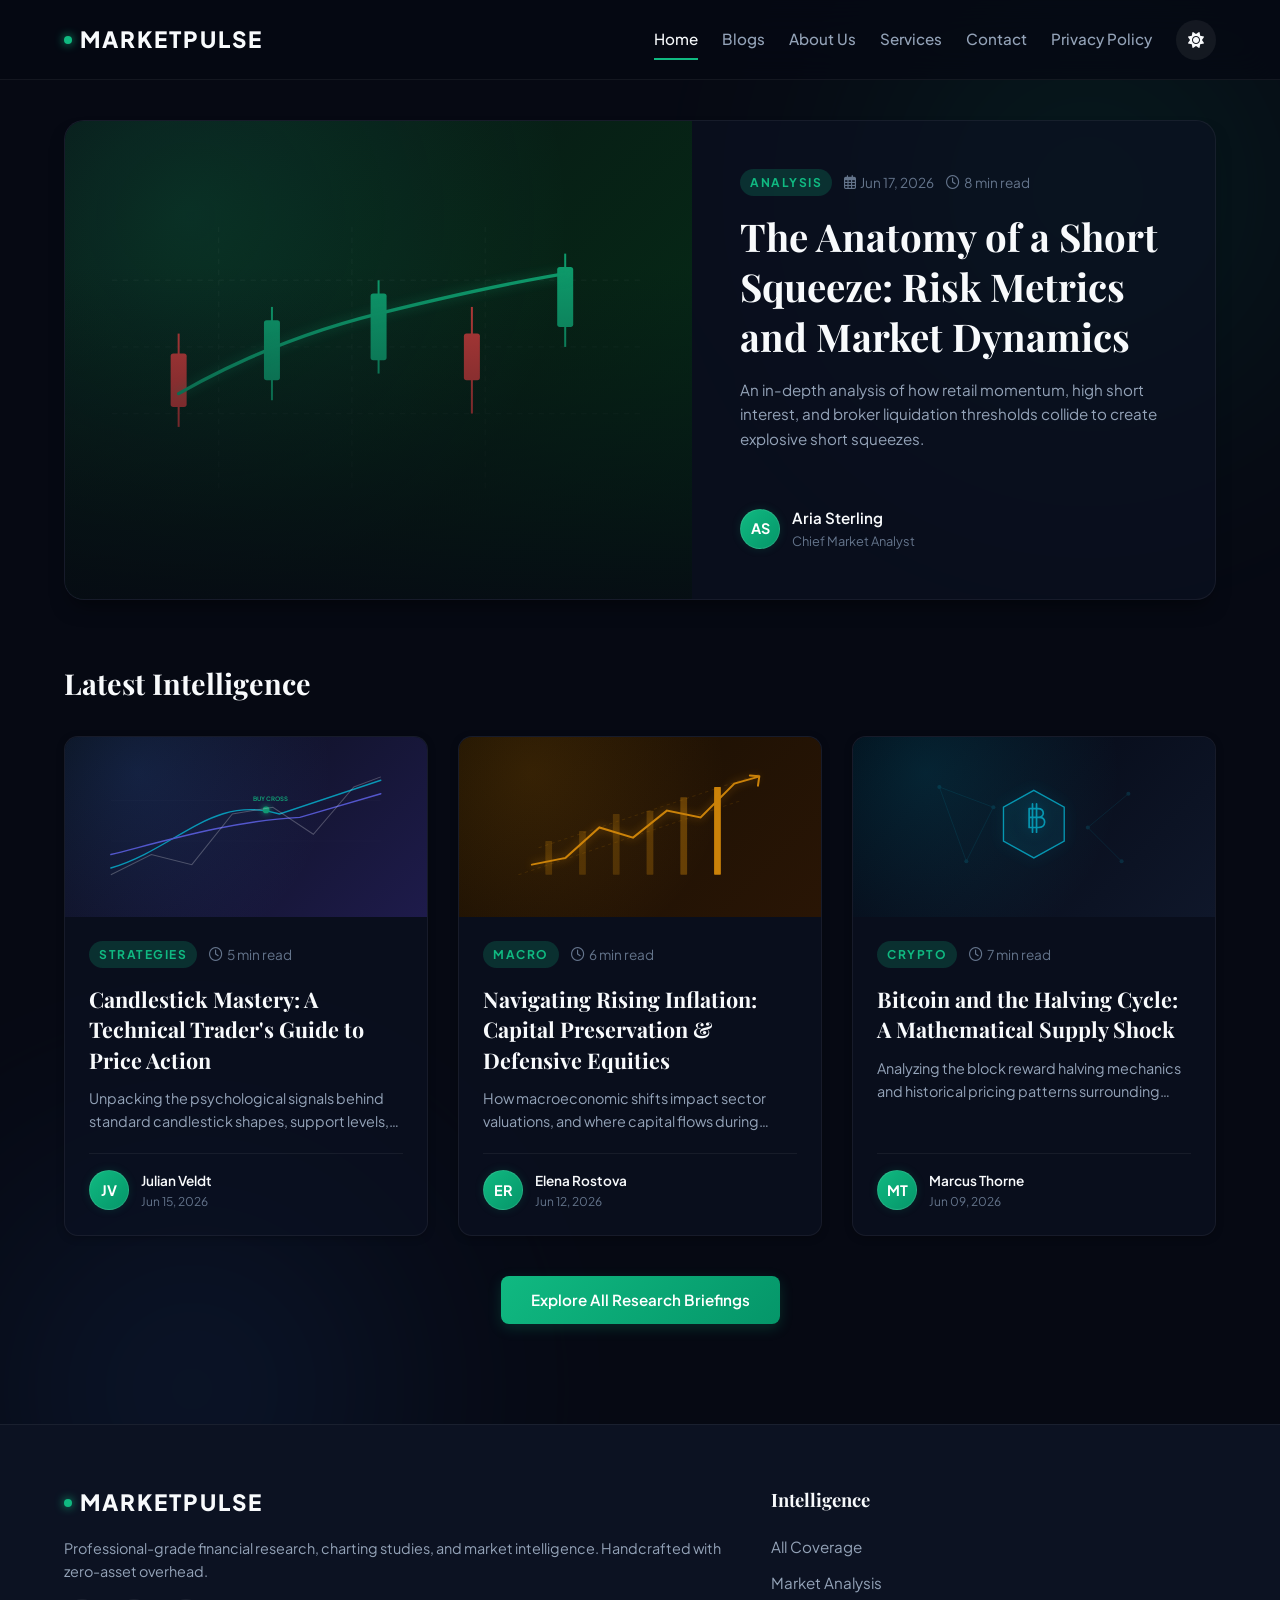
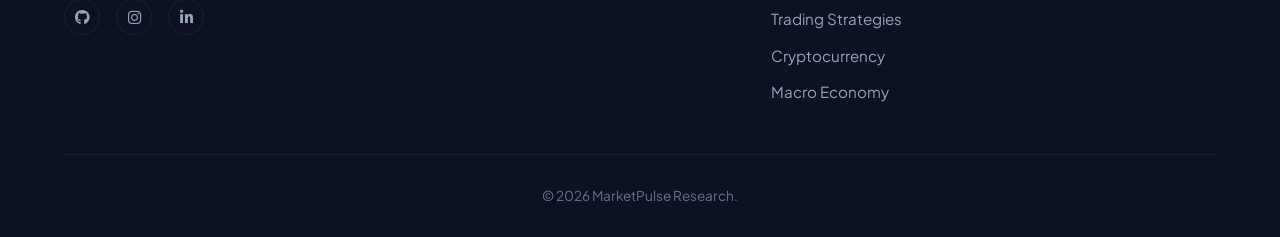
<file: index.html>
<!DOCTYPE html>
<html lang="en" data-theme="dark">
<head>
  <meta charset="UTF-8">
  <meta name="viewport" content="width=device-width, initial-scale=1.0">
  <title>MarketPulse</title>
  <meta name="description" content="Sleek, lightweight stock market research, trading strategies, and macroeconomic analysis.">
  
  <!-- Google Fonts -->
  <link rel="preconnect" href="https://fonts.googleapis.com">
  <link rel="preconnect" href="https://fonts.gstatic.com" crossorigin>
  <link href="https://fonts.googleapis.com/css2?family=Playfair+Display:ital,wght@0,400..900;1,400..900&family=Plus+Jakarta+Sans:ital,wght@0,200..800;1,200..800&display=swap" rel="stylesheet">
  
  <!-- Font Awesome Icons -->
  <link rel="stylesheet" href="https://cdnjs.cloudflare.com/ajax/libs/font-awesome/6.4.0/css/all.min.css">
  
  <!-- Stylesheets -->
  <link rel="stylesheet" href="style.css">
</head>
<body>
  <!-- Ambient Gradient Background Elements -->
  <div class="ambient-glow glow-1"></div>
  <div class="ambient-glow glow-2"></div>

  <!-- Header Navigation -->
  <header class="main-header">
    <div class="container header-container">
      <a href="index.html" class="logo" id="logo-link">
        <span class="logo-dot"></span>
        <span class="logo-text">MARKETPULSE</span>
      </a>

      <nav class="nav-menu" id="nav-menu">
        <a href="index.html" class="nav-link active">Home</a>
        <a href="blog.html" class="nav-link">Blogs</a>
        <a href="about.html" class="nav-link">About Us</a>
        <a href="services.html" class="nav-link">Services</a>
        <a href="contact.html" class="nav-link">Contact</a>
        <a href="privacy.html" class="nav-link">Privacy Policy</a>
        <button class="theme-toggle" id="theme-toggle-btn" aria-label="Toggle dark/light theme">
          <i class="fas fa-sun sun-icon"></i>
          <i class="fas fa-moon moon-icon"></i>
        </button>
      </nav>

      <!-- Mobile Menu Toggle -->
      <button class="mobile-menu-toggle" id="mobile-toggle" aria-label="Open mobile menu">
        <i class="fas fa-bars menu-open-icon"></i>
        <i class="fas fa-times menu-close-icon"></i>
      </button>
    </div>
  </header>

  <!-- Mobile Dropdown Navigation -->
  <div class="mobile-nav" id="mobile-nav">
    <div class="mobile-links">
      <a href="index.html" class="mobile-nav-link active">Home</a>
      <a href="blog.html" class="mobile-nav-link">Blogs</a>
      <a href="about.html" class="mobile-nav-link">About Us</a>
      <a href="services.html" class="mobile-nav-link">Services</a>
      <a href="contact.html" class="mobile-nav-link">Contact</a>
      <a href="privacy.html" class="mobile-nav-link">Privacy Policy</a>
    </div>
  </div>

  <main class="main-content">
    <div class="container">
      
      <!-- Hero Featured Post -->
      <section class="hero-section" id="hero-section">
        <div class="hero-skeleton skeleton"></div>
      </section>

      <!-- Blog Posts Preview Section -->
      <section class="posts-section">
        <div class="section-header">
          <h2 class="section-title">Latest Intelligence</h2>
        </div>
        
        <div class="posts-grid" id="home-preview-grid">
          <!-- Dynamically generated preview cards (latest 3 posts) -->
          <div class="card-skeleton skeleton"></div>
          <div class="card-skeleton skeleton"></div>
          <div class="card-skeleton skeleton"></div>
        </div>

        <div style="text-align: center; margin-top: 40px; margin-bottom: 20px;">
          <a href="blog.html" class="btn btn-primary" style="padding: 12px 30px; font-weight: 600;">Explore All Research Briefings</a>
        </div>
      </section>
      
    </div>
  </main>

  <!-- Footer -->
  <footer class="main-footer">
    <div class="container footer-grid">
      <div class="footer-brand">
        <a href="index.html" class="logo">
          <span class="logo-dot"></span>
          <span class="logo-text">MARKETPULSE</span>
        </a>
        <p class="footer-desc">Professional-grade financial research, charting studies, and market intelligence. Handcrafted with zero-asset overhead.</p>
        <div class="social-links">
          <a href="https://github.com/abhinavxdaishi" aria-label="GitHub"><i class="fab fa-github"></i></a>
          <a href="https://www.instagram.com/vibevansh.exe/" aria-label="Instagram"><i class="fab fa-instagram"></i></a>
          <a href="https://www.linkedin.com/in/abhinav-bajpai-7021a4373/" aria-label="LinkedIn"><i class="fab fa-linkedin-in"></i></a>
        </div>
      </div>
      <div class="footer-links">
        <h4>Intelligence</h4>
        <ul>
          <li><a href="blog.html">All Coverage</a></li>
          <li><a href="blog.html?cat=analysis">Market Analysis</a></li>
          <li><a href="blog.html?cat=strategies">Trading Strategies</a></li>
          <li><a href="blog.html?cat=crypto">Cryptocurrency</a></li>
          <li><a href="blog.html?cat=macro">Macro Economy</a></li>
        </ul>
      </div>
    </div>
    <div class="container footer-bottom">
      <p>&copy; 2026 MarketPulse Research.</p>
    </div>
  </footer>

  <!-- MODAL: Full Article Reader -->
  <div class="modal-backdrop" id="reader-modal">
    <div class="modal-wrapper">
      <div class="modal-header-actions">
        <button class="modal-close" id="btn-close-reader" aria-label="Close article">
          <i class="fas fa-times"></i>
        </button>
      </div>
      <div class="modal-content post-reader-content">
        <!-- Dynamically injected full article contents -->
      </div>
    </div>
  </div>



  <script src="app.js"></script>
</body>
</html>
</file>
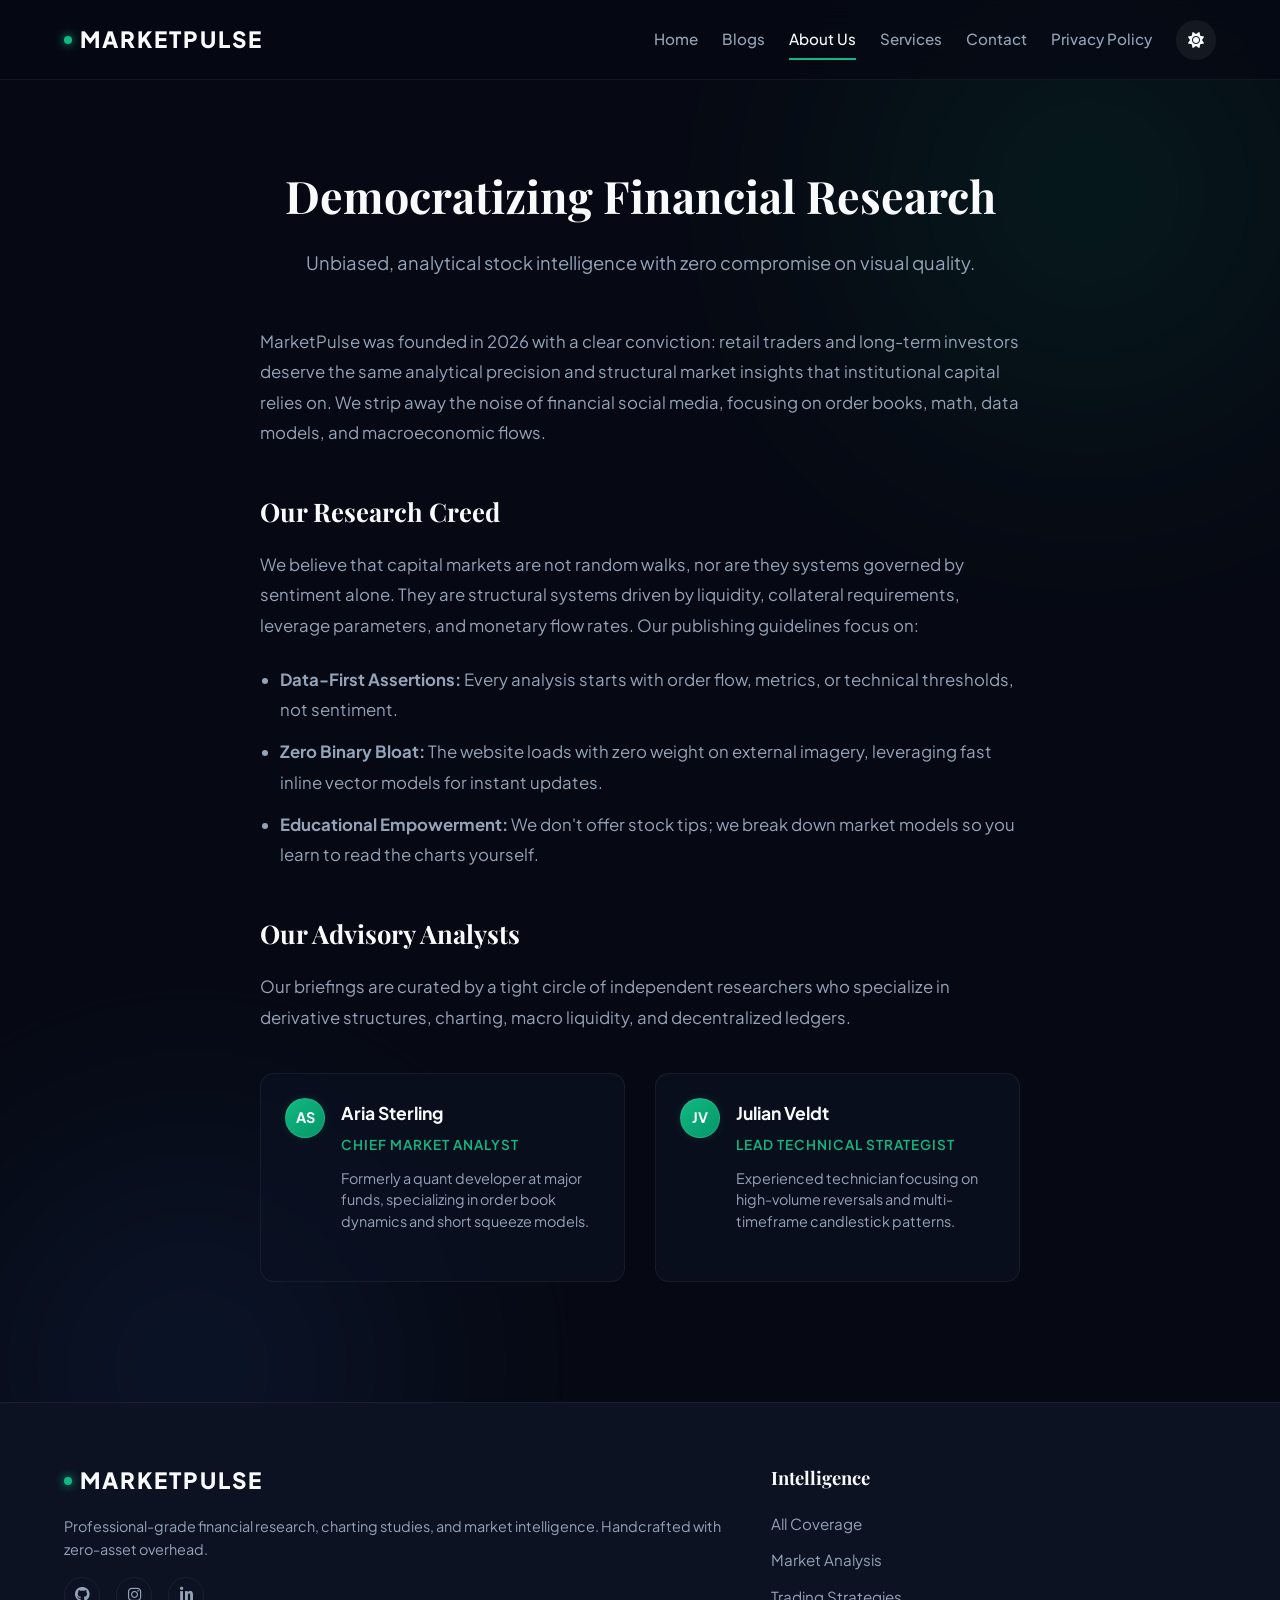
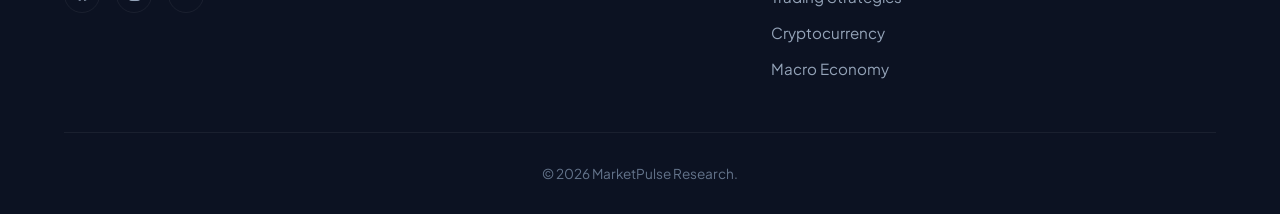
<file: about.html>
<!DOCTYPE html>
<html lang="en" data-theme="dark">
<head>
  <meta charset="UTF-8">
  <meta name="viewport" content="width=device-width, initial-scale=1.0">
  <title>About Us</title>
  <meta name="description" content="Learn about our mission, editorial standards, and investment research philosophy at MarketPulse.">
  
  <!-- Google Fonts -->
  <link rel="preconnect" href="https://fonts.googleapis.com">
  <link rel="preconnect" href="https://fonts.gstatic.com" crossorigin>
  <link href="https://fonts.googleapis.com/css2?family=Playfair+Display:ital,wght@0,400..900;1,400..900&family=Plus+Jakarta+Sans:ital,wght@0,200..800;1,200..800&display=swap" rel="stylesheet">
  
  <!-- Font Awesome Icons -->
  <link rel="stylesheet" href="https://cdnjs.cloudflare.com/ajax/libs/font-awesome/6.4.0/css/all.min.css">
  
  <!-- Stylesheets -->
  <link rel="stylesheet" href="style.css">
  <style>
    .static-page-wrapper {
      max-width: 800px;
      margin: 40px auto;
      padding: 0 20px;
    }
    .static-header {
      text-align: center;
      margin-bottom: 50px;
    }
    .static-title {
      font-family: var(--font-serif);
      font-size: 2.8rem;
      font-weight: 700;
      margin-bottom: 16px;
    }
    .static-subtitle {
      color: var(--text-secondary);
      font-size: 1.15rem;
    }
    .static-content {
      line-height: 1.8;
      font-size: 1.05rem;
      color: var(--text-secondary);
    }
    .static-content h3 {
      font-family: var(--font-serif);
      font-size: 1.6rem;
      color: var(--text-primary);
      margin: 40px 0 16px 0;
    }
    .static-content p {
      margin-bottom: 24px;
    }
    .static-content ul {
      margin-bottom: 24px;
      padding-left: 20px;
    }
    .static-content li {
      margin-bottom: 12px;
    }
    .analyst-grid {
      display: grid;
      grid-template-columns: 1fr;
      gap: 30px;
      margin-top: 40px;
    }
    @media (min-width: 576px) {
      .analyst-grid {
        grid-template-columns: 1fr 1fr;
      }
    }
    .analyst-card {
      background-color: var(--bg-card);
      border: 1px solid var(--border-color);
      border-radius: var(--radius-md);
      padding: 24px;
      display: flex;
      gap: 16px;
      align-items: flex-start;
    }
    .analyst-details h4 {
      font-size: 1.1rem;
      margin-bottom: 4px;
      color: var(--text-primary);
    }
    .analyst-role {
      font-size: 0.85rem;
      color: var(--accent-color);
      margin-bottom: 10px;
      text-transform: uppercase;
      letter-spacing: 1px;
      font-weight: 600;
    }
    .analyst-bio {
      font-size: 0.9rem;
      line-height: 1.5;
    }
  </style>
</head>
<body>
  <!-- Ambient Gradient Background Elements -->
  <div class="ambient-glow glow-1"></div>
  <div class="ambient-glow glow-2"></div>

  <!-- Header Navigation -->
  <header class="main-header">
    <div class="container header-container">
      <a href="index.html" class="logo" id="logo-link">
        <span class="logo-dot"></span>
        <span class="logo-text">MARKETPULSE</span>
      </a>

      <nav class="nav-menu" id="nav-menu">
        <a href="index.html" class="nav-link">Home</a>
        <a href="blog.html" class="nav-link">Blogs</a>
        <a href="about.html" class="nav-link active">About Us</a>
        <a href="services.html" class="nav-link">Services</a>
        <a href="contact.html" class="nav-link">Contact</a>
        <a href="privacy.html" class="nav-link">Privacy Policy</a>
        <button class="theme-toggle" id="theme-toggle-btn" aria-label="Toggle dark/light theme">
          <i class="fas fa-sun sun-icon"></i>
          <i class="fas fa-moon moon-icon"></i>
        </button>
      </nav>

      <!-- Mobile Menu Toggle -->
      <button class="mobile-menu-toggle" id="mobile-toggle" aria-label="Open mobile menu">
        <i class="fas fa-bars menu-open-icon"></i>
        <i class="fas fa-times menu-close-icon"></i>
      </button>
    </div>
  </header>

  <!-- Mobile Dropdown Navigation -->
  <div class="mobile-nav" id="mobile-nav">
    <div class="mobile-links">
      <a href="index.html" class="mobile-nav-link">Home</a>
      <a href="blog.html" class="mobile-nav-link">Blogs</a>
      <a href="about.html" class="mobile-nav-link active">About Us</a>
      <a href="services.html" class="mobile-nav-link">Services</a>
      <a href="contact.html" class="mobile-nav-link">Contact</a>
      <a href="privacy.html" class="mobile-nav-link">Privacy Policy</a>
    </div>
  </div>

  <main class="main-content">
    <div class="container static-page-wrapper">
      <section class="static-header">
        <h1 class="static-title">Democratizing Financial Research</h1>
        <p class="static-subtitle">Unbiased, analytical stock intelligence with zero compromise on visual quality.</p>
      </section>
      
      <article class="static-content">
        <p>MarketPulse was founded in 2026 with a clear conviction: retail traders and long-term investors deserve the same analytical precision and structural market insights that institutional capital relies on. We strip away the noise of financial social media, focusing on order books, math, data models, and macroeconomic flows.</p>
        
        <h3>Our Research Creed</h3>
        <p>We believe that capital markets are not random walks, nor are they systems governed by sentiment alone. They are structural systems driven by liquidity, collateral requirements, leverage parameters, and monetary flow rates. Our publishing guidelines focus on:</p>
        <ul>
          <li><strong>Data-First Assertions:</strong> Every analysis starts with order flow, metrics, or technical thresholds, not sentiment.</li>
          <li><strong>Zero Binary Bloat:</strong> The website loads with zero weight on external imagery, leveraging fast inline vector models for instant updates.</li>
          <li><strong>Educational Empowerment:</strong> We don't offer stock tips; we break down market models so you learn to read the charts yourself.</li>
        </ul>

        <h3>Our Advisory Analysts</h3>
        <p>Our briefings are curated by a tight circle of independent researchers who specialize in derivative structures, charting, macro liquidity, and decentralized ledgers.</p>
        
        <div class="analyst-grid">
          <div class="analyst-card">
            <div class="text-avatar">AS</div>
            <div class="analyst-details">
              <h4>Aria Sterling</h4>
              <div class="analyst-role">Chief Market Analyst</div>
              <p class="analyst-bio">Formerly a quant developer at major funds, specializing in order book dynamics and short squeeze models.</p>
            </div>
          </div>
          <div class="analyst-card">
            <div class="text-avatar">JV</div>
            <div class="analyst-details">
              <h4>Julian Veldt</h4>
              <div class="analyst-role">Lead Technical Strategist</div>
              <p class="analyst-bio">Experienced technician focusing on high-volume reversals and multi-timeframe candlestick patterns.</p>
            </div>
          </div>
        </div>
      </article>
    </div>
  </main>

  <!-- Footer -->
  <footer class="main-footer">
    <div class="container footer-grid">
      <div class="footer-brand">
        <a href="index.html" class="logo">
          <span class="logo-dot"></span>
          <span class="logo-text">MARKETPULSE</span>
        </a>
        <p class="footer-desc">Professional-grade financial research, charting studies, and market intelligence. Handcrafted with zero-asset overhead.</p>
        <div class="social-links">
          <a href="https://github.com/abhinavxdaishi" aria-label="GitHub"><i class="fab fa-github"></i></a>
          <a href="https://www.instagram.com/vibevansh.exe/" aria-label="Instagram"><i class="fab fa-instagram"></i></a>
          <a href="https://www.linkedin.com/in/abhinav-bajpai-7021a4373/" aria-label="LinkedIn"><i class="fab fa-linkedin-in"></i></a>
        </div>
      </div>
      <div class="footer-links">
        <h4>Intelligence</h4>
        <ul>
          <li><a href="blog.html">All Coverage</a></li>
          <li><a href="blog.html?cat=analysis">Market Analysis</a></li>
          <li><a href="blog.html?cat=strategies">Trading Strategies</a></li>
          <li><a href="blog.html?cat=crypto">Cryptocurrency</a></li>
          <li><a href="blog.html?cat=macro">Macro Economy</a></li>
        </ul>
      </div>
    </div>
    <div class="container footer-bottom">
      <p>&copy; 2026 MarketPulse Research.</p>
    </div>
  </footer>

  <script src="app.js"></script>
</body>
</html>
</file>
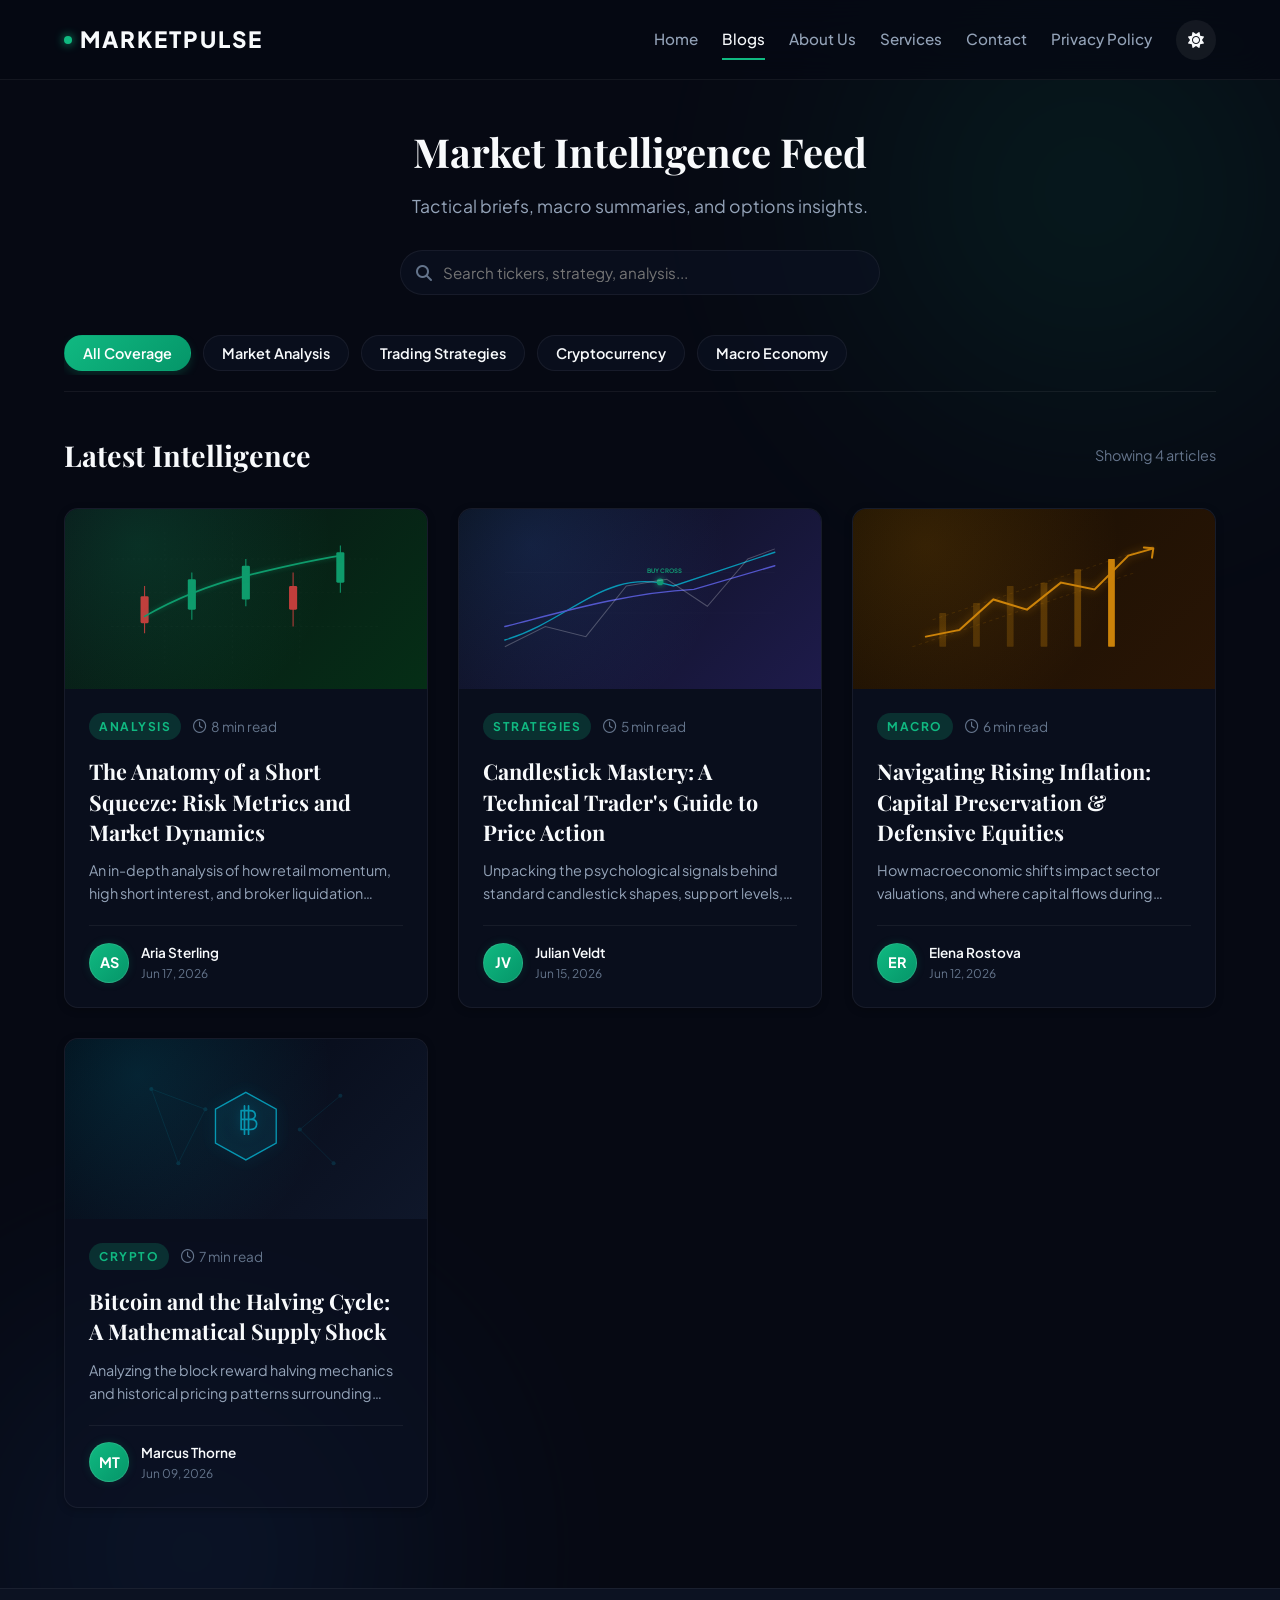
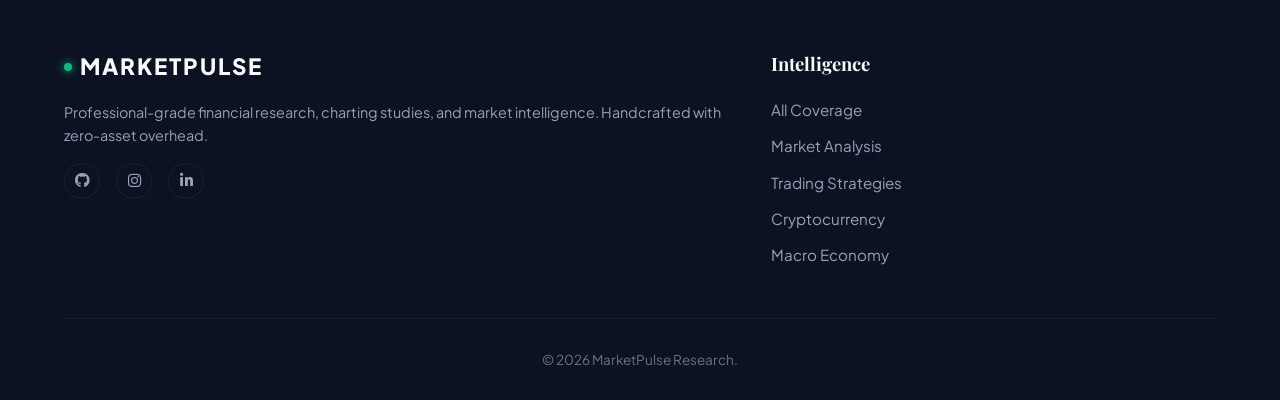
<file: blog.html>
<!DOCTYPE html>
<html lang="en" data-theme="dark">
<head>
  <meta charset="UTF-8">
  <meta name="viewport" content="width=device-width, initial-scale=1.0">
  <title>Market Briefings Feed </title>
  <meta name="description" content="Search and filter our database of professional-grade financial briefings and trade strategies.">
  
  <!-- Google Fonts -->
  <link rel="preconnect" href="https://fonts.googleapis.com">
  <link rel="preconnect" href="https://fonts.gstatic.com" crossorigin>
  <link href="https://fonts.googleapis.com/css2?family=Playfair+Display:ital,wght@0,400..900;1,400..900&family=Plus+Jakarta+Sans:ital,wght@0,200..800;1,200..800&display=swap" rel="stylesheet">
  
  <!-- Font Awesome Icons -->
  <link rel="stylesheet" href="https://cdnjs.cloudflare.com/ajax/libs/font-awesome/6.4.0/css/all.min.css">
  
  <!-- Stylesheets -->
  <link rel="stylesheet" href="style.css">
  <style>
    .blog-page-header {
      text-align: center;
      margin-bottom: 30px;
    }
    .blog-page-title {
      font-family: var(--font-serif);
      font-size: 2.5rem;
      font-weight: 700;
      margin-bottom: 8px;
    }
    .blog-page-subtitle {
      color: var(--text-secondary);
      font-size: 1.1rem;
    }
    /* Centered Search Bar styled inside main body */
    .body-search-wrapper {
      max-width: 480px;
      margin: 0 auto 40px auto;
      position: relative;
    }
    .body-search-wrapper input {
      width: 100%;
      padding: 12px 16px 12px 42px;
      background-color: var(--bg-card);
      border: 1px solid var(--border-color);
      border-radius: 30px;
      color: var(--text-primary);
      transition: var(--transition-smooth);
      font-size: 0.95rem;
    }
    .body-search-wrapper input:focus {
      border-color: var(--accent-color);
      box-shadow: 0 0 15px var(--accent-glow);
    }
    .body-search-wrapper i {
      position: absolute;
      left: 16px;
      top: 50%;
      transform: translateY(-50%);
      color: var(--text-muted);
      pointer-events: none;
      font-size: 1rem;
    }
  </style>
</head>
<body>
  <!-- Ambient Gradient Background Elements -->
  <div class="ambient-glow glow-1"></div>
  <div class="ambient-glow glow-2"></div>

  <!-- Header Navigation (No Search Bar) -->
  <header class="main-header">
    <div class="container header-container">
      <a href="index.html" class="logo" id="logo-link">
        <span class="logo-dot"></span>
        <span class="logo-text">MARKETPULSE</span>
      </a>

      <nav class="nav-menu" id="nav-menu">
        <a href="index.html" class="nav-link">Home</a>
        <a href="blog.html" class="nav-link active">Blogs</a>
        <a href="about.html" class="nav-link">About Us</a>
        <a href="services.html" class="nav-link">Services</a>
        <a href="contact.html" class="nav-link">Contact</a>
        <a href="privacy.html" class="nav-link">Privacy Policy</a>
        <button class="theme-toggle" id="theme-toggle-btn" aria-label="Toggle dark/light theme">
          <i class="fas fa-sun sun-icon"></i>
          <i class="fas fa-moon moon-icon"></i>
        </button>
      </nav>

      <!-- Mobile Menu Toggle -->
      <button class="mobile-menu-toggle" id="mobile-toggle" aria-label="Open mobile menu">
        <i class="fas fa-bars menu-open-icon"></i>
        <i class="fas fa-times menu-close-icon"></i>
      </button>
    </div>
  </header>

  <!-- Mobile Dropdown Navigation (No Search) -->
  <div class="mobile-nav" id="mobile-nav">
    <div class="mobile-links">
      <a href="index.html" class="mobile-nav-link">Home</a>
      <a href="blog.html" class="mobile-nav-link active">Blogs</a>
      <a href="about.html" class="mobile-nav-link">About Us</a>
      <a href="services.html" class="mobile-nav-link">Services</a>
      <a href="contact.html" class="mobile-nav-link">Contact</a>
      <a href="privacy.html" class="mobile-nav-link">Privacy Policy</a>
    </div>
  </div>

  <main class="main-content">
    <div class="container">
      <section class="blog-page-header">
        <h1 class="blog-page-title">Market Intelligence Feed</h1>
        <p class="blog-page-subtitle">Tactical briefs, macro summaries, and options insights.</p>
      </section>
      
      <!-- Body Search Bar -->
      <div class="body-search-wrapper">
        <i class="fas fa-search"></i>
        <input type="text" id="search-input" placeholder="Search tickers, strategy, analysis..." aria-label="Search articles">
      </div>

      <!-- Filter / Categories Section -->
      <section class="filter-section">
        <div class="filter-wrapper">
          <button class="filter-chip active" data-category="all">All Coverage</button>
          <button class="filter-chip" data-category="analysis">Market Analysis</button>
          <button class="filter-chip" data-category="strategies">Trading Strategies</button>
          <button class="filter-chip" data-category="crypto">Cryptocurrency</button>
          <button class="filter-chip" data-category="macro">Macro Economy</button>
        </div>
      </section>

      <!-- Blog Posts Grid -->
      <section class="posts-section">
        <div class="section-header">
          <h2 class="section-title" id="posts-title">Latest Intelligence</h2>
          <span class="posts-count" id="posts-count">Showing 0 articles</span>
        </div>
        
        <div class="posts-grid" id="posts-grid">
          <div class="card-skeleton skeleton"></div>
          <div class="card-skeleton skeleton"></div>
          <div class="card-skeleton skeleton"></div>
        </div>
        
        <!-- Empty State -->
        <div class="empty-state hidden" id="empty-state">
          <i class="fas fa-chart-line empty-icon"></i>
          <h3>No research found</h3>
          <p>We couldn't find any articles matching your search criteria. Try a different term or category.</p>
          <button class="btn btn-secondary" id="btn-clear-search">Reset Search</button>
        </div>
      </section>
      
    </div>
  </main>

  <!-- Footer -->
  <footer class="main-footer">
    <div class="container footer-grid">
      <div class="footer-brand">
        <a href="index.html" class="logo">
          <span class="logo-dot"></span>
          <span class="logo-text">MARKETPULSE</span>
        </a>
        <p class="footer-desc">Professional-grade financial research, charting studies, and market intelligence. Handcrafted with zero-asset overhead.</p>
        <div class="social-links">
          <a href="https://github.com/abhinavxdaishi" aria-label="GitHub"><i class="fab fa-github"></i></a>
          <a href="https://www.instagram.com/vibevansh.exe/" aria-label="Instagram"><i class="fab fa-instagram"></i></a>
          <a href="https://www.linkedin.com/in/abhinav-bajpai-7021a4373/" aria-label="LinkedIn"><i class="fab fa-linkedin-in"></i></a>
        </div>
      </div>
      <div class="footer-links">
        <h4>Intelligence</h4>
        <ul>
          <li><a href="blog.html">All Coverage</a></li>
          <li><a href="blog.html?cat=analysis">Market Analysis</a></li>
          <li><a href="blog.html?cat=strategies">Trading Strategies</a></li>
          <li><a href="blog.html?cat=crypto">Cryptocurrency</a></li>
          <li><a href="blog.html?cat=macro">Macro Economy</a></li>
        </ul>
      </div>
    </div>
    <div class="container footer-bottom">
      <p>&copy; 2026 MarketPulse Research.</p>
    </div>
  </footer>

  <!-- MODAL: Full Article Reader -->
  <div class="modal-backdrop" id="reader-modal">
    <div class="modal-wrapper">
      <div class="modal-header-actions">
        <button class="modal-close" id="btn-close-reader" aria-label="Close article">
          <i class="fas fa-times"></i>
        </button>
      </div>
      <div class="modal-content post-reader-content">
        <!-- Dynamically injected full article contents -->
      </div>
    </div>
  </div>

  <script src="app.js"></script>
</body>
</html>
</file>
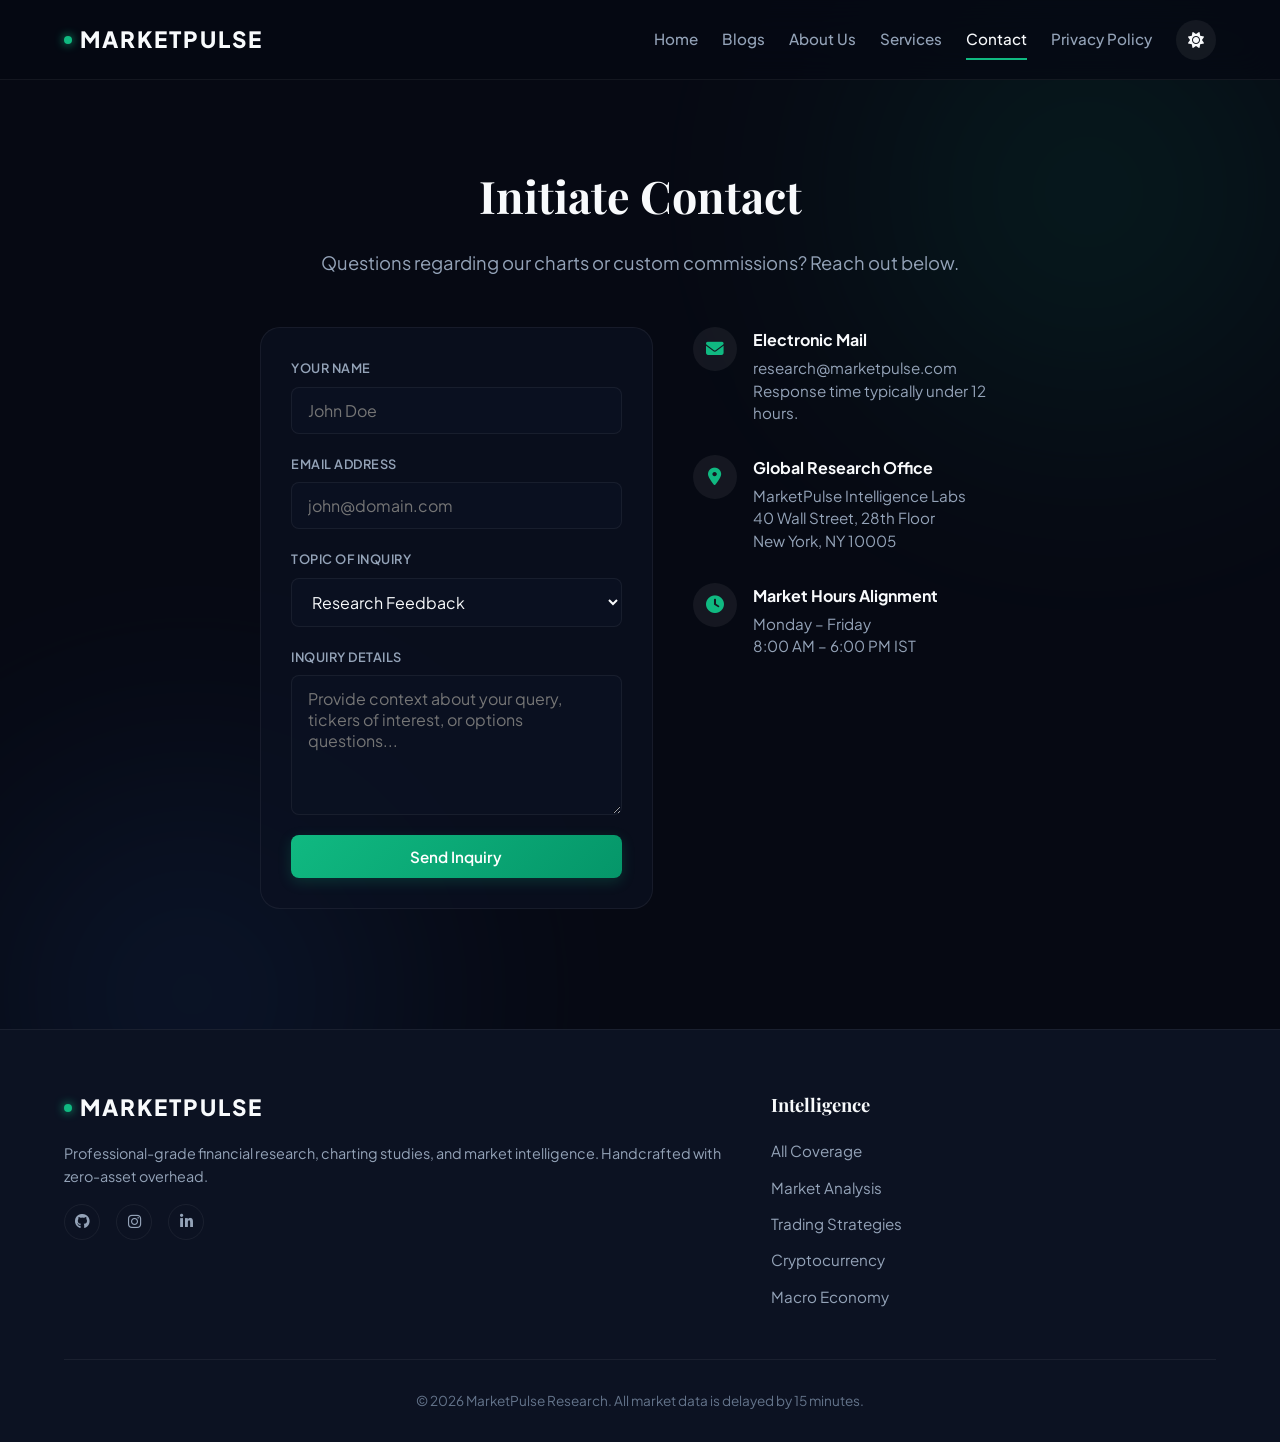
<file: contact.html>
<!DOCTYPE html>
<html lang="en" data-theme="dark">
<head>
  <meta charset="UTF-8">
  <meta name="viewport" content="width=device-width, initial-scale=1.0">
  <title>Contact Us </title>
  <meta name="description" content="Get in touch with our research team, submit feedback, or inquire about institutional coverage options.">
  
  <!-- Google Fonts -->
  <link rel="preconnect" href="https://fonts.googleapis.com">
  <link rel="preconnect" href="https://fonts.gstatic.com" crossorigin>
  <link href="https://fonts.googleapis.com/css2?family=Playfair+Display:ital,wght@0,400..900;1,400..900&family=Plus+Jakarta+Sans:ital,wght@0,200..800;1,200..800&display=swap" rel="stylesheet">
  
  <!-- Font Awesome Icons -->
  <link rel="stylesheet" href="https://cdnjs.cloudflare.com/ajax/libs/font-awesome/6.4.0/css/all.min.css">
  
  <!-- Stylesheets -->
  <link rel="stylesheet" href="style.css">
  <style>
    .static-page-wrapper {
      max-width: 800px;
      margin: 40px auto;
      padding: 0 20px;
    }
    .static-header {
      text-align: center;
      margin-bottom: 50px;
    }
    .static-title {
      font-family: var(--font-serif);
      font-size: 2.8rem;
      font-weight: 700;
      margin-bottom: 16px;
    }
    .static-subtitle {
      color: var(--text-secondary);
      font-size: 1.15rem;
    }
    .contact-layout {
      display: grid;
      grid-template-columns: 1fr;
      gap: 40px;
      margin-top: 40px;
    }
    @media (min-width: 768px) {
      .contact-layout {
        grid-template-columns: 1.2fr 1fr;
      }
    }
    .contact-card {
      background-color: var(--bg-card);
      border: 1px solid var(--border-color);
      border-radius: var(--radius-lg);
      padding: 30px;
    }
    .contact-form {
      display: flex;
      flex-direction: column;
      gap: 20px;
    }
    .contact-form .form-group {
      display: flex;
      flex-direction: column;
      gap: 8px;
    }
    .contact-form label {
      font-size: 0.8rem;
      font-weight: 600;
      text-transform: uppercase;
      letter-spacing: 0.5px;
      color: var(--text-secondary);
    }
    .contact-form input,
    .contact-form select,
    .contact-form textarea {
      width: 100%;
      padding: 12px 16px;
      background-color: var(--bg-input);
      border: 1px solid var(--border-color);
      border-radius: var(--radius-sm);
      transition: var(--transition-fast);
      color: var(--text-primary);
    }
    .contact-form input:focus,
    .contact-form select:focus,
    .contact-form textarea:focus {
      border-color: var(--accent-color);
      box-shadow: 0 0 10px var(--accent-glow);
    }
    .contact-form textarea {
      min-height: 140px;
      resize: vertical;
    }
    .contact-info-list {
      display: flex;
      flex-direction: column;
      gap: 30px;
    }
    .info-item {
      display: flex;
      gap: 16px;
      align-items: flex-start;
    }
    .info-icon-box {
      width: 44px;
      height: 44px;
      background: var(--border-color);
      border-radius: 50%;
      display: flex;
      align-items: center;
      justify-content: center;
      color: var(--accent-color);
      flex-shrink: 0;
      font-size: 1.1rem;
    }
    .info-details h4 {
      font-size: 1rem;
      margin-bottom: 4px;
      color: var(--text-primary);
    }
    .info-details p, .info-details a {
      font-size: 0.95rem;
      color: var(--text-secondary);
      line-height: 1.5;
    }
    .info-details a:hover {
      color: var(--accent-color);
    }
  </style>
</head>
<body>
  <!-- Ambient Gradient Background Elements -->
  <div class="ambient-glow glow-1"></div>
  <div class="ambient-glow glow-2"></div>

  <!-- Header Navigation -->
  <header class="main-header">
    <div class="container header-container">
      <a href="index.html" class="logo" id="logo-link">
        <span class="logo-dot"></span>
        <span class="logo-text">MARKETPULSE</span>
      </a>

      <nav class="nav-menu" id="nav-menu">
        <a href="index.html" class="nav-link">Home</a>
        <a href="blog.html" class="nav-link">Blogs</a>
        <a href="about.html" class="nav-link">About Us</a>
        <a href="services.html" class="nav-link">Services</a>
        <a href="contact.html" class="nav-link active">Contact</a>
        <a href="privacy.html" class="nav-link">Privacy Policy</a>
        <button class="theme-toggle" id="theme-toggle-btn" aria-label="Toggle dark/light theme">
          <i class="fas fa-sun sun-icon"></i>
          <i class="fas fa-moon moon-icon"></i>
        </button>
      </nav>

      <!-- Mobile Menu Toggle -->
      <button class="mobile-menu-toggle" id="mobile-toggle" aria-label="Open mobile menu">
        <i class="fas fa-bars menu-open-icon"></i>
        <i class="fas fa-times menu-close-icon"></i>
      </button>
    </div>
  </header>

  <!-- Mobile Dropdown Navigation -->
  <div class="mobile-nav" id="mobile-nav">
    <div class="mobile-links">
      <a href="index.html" class="mobile-nav-link">Home</a>
      <a href="blog.html" class="mobile-nav-link">Blogs</a>
      <a href="about.html" class="mobile-nav-link">About Us</a>
      <a href="services.html" class="mobile-nav-link">Services</a>
      <a href="contact.html" class="mobile-nav-link active">Contact</a>
      <a href="privacy.html" class="mobile-nav-link">Privacy Policy</a>
    </div>
  </div>

  <main class="main-content">
    <div class="container static-page-wrapper">
      <section class="static-header">
        <h1 class="static-title">Initiate Contact</h1>
        <p class="static-subtitle">Questions regarding our charts or custom commissions? Reach out below.</p>
      </section>
      
      <div class="contact-layout">
        <!-- Contact Form Card -->
        <div class="contact-card">
          <form class="contact-form" id="contact-form">
            <div class="form-group">
              <label for="contact-name">Your Name</label>
              <input type="text" id="contact-name" placeholder="John Doe" required>
            </div>
            
            <div class="form-group">
              <label for="contact-email">Email Address</label>
              <input type="email" id="contact-email" placeholder="john@domain.com" required>
            </div>
            
            <div class="form-group">
              <label for="contact-reason">Topic of Inquiry</label>
              <select id="contact-reason" required>
                <option value="research">Research Feedback</option>
                <option value="custom">Custom Ticker Report</option>
                <option value="support">Subscription Support</option>
                <option value="press">Press & Media</option>
              </select>
            </div>
            
            <div class="form-group">
              <label for="contact-message">Inquiry Details</label>
              <textarea id="contact-message" placeholder="Provide context about your query, tickers of interest, or options questions..." required></textarea>
            </div>
            
            <button type="submit" class="btn btn-primary btn-block" style="padding:12px;">Send Inquiry</button>
          </form>
        </div>
        
        <!-- Contact Info Cards -->
        <div class="contact-info-list">
          <div class="info-item">
            <div class="info-icon-box">
              <i class="fas fa-envelope"></i>
            </div>
            <div class="info-details">
              <h4>Electronic Mail</h4>
              <p><a href="mailto:research@marketpulse.com">research@marketpulse.com</a></p>
              <p>Response time typically under 12 hours.</p>
            </div>
          </div>
          
          <div class="info-item">
            <div class="info-icon-box">
              <i class="fas fa-map-marker-alt"></i>
            </div>
            <div class="info-details">
              <h4>Global Research Office</h4>
              <p>MarketPulse Intelligence Labs<br>40 Wall Street, 28th Floor<br>New York, NY 10005</p>
            </div>
          </div>

          <div class="info-item">
            <div class="info-icon-box">
              <i class="fas fa-clock"></i>
            </div>
            <div class="info-details">
              <h4>Market Hours Alignment</h4>
              <p>Monday – Friday<br>8:00 AM – 6:00 PM IST</p>
            </div>
          </div>
        </div>
      </div>
    </div>
  </main>

  <!-- Footer -->
  <footer class="main-footer">
    <div class="container footer-grid">
      <div class="footer-brand">
        <a href="index.html" class="logo">
          <span class="logo-dot"></span>
          <span class="logo-text">MARKETPULSE</span>
        </a>
        <p class="footer-desc">Professional-grade financial research, charting studies, and market intelligence. Handcrafted with zero-asset overhead.</p>
        <div class="social-links">
         <a href="https://github.com/abhinavxdaishi" aria-label="GitHub"><i class="fab fa-github"></i></a>
          <a href="https://www.instagram.com/vibevansh.exe/" aria-label="Instagram"><i class="fab fa-instagram"></i></a>
          <a href="https://www.linkedin.com/in/abhinav-bajpai-7021a4373/" aria-label="LinkedIn"><i class="fab fa-linkedin-in"></i></a>
        </div>
      </div>
      <div class="footer-links">
        <h4>Intelligence</h4>
        <ul>
          <li><a href="blog.html">All Coverage</a></li>
          <li><a href="blog.html?cat=analysis">Market Analysis</a></li>
          <li><a href="blog.html?cat=strategies">Trading Strategies</a></li>
          <li><a href="blog.html?cat=crypto">Cryptocurrency</a></li>
          <li><a href="blog.html?cat=macro">Macro Economy</a></li>
        </ul>
      </div>
    </div>
    <div class="container footer-bottom">
      <p>&copy; 2026 MarketPulse Research. All market data is delayed by 15 minutes. </p>
    </div>
  </footer>

  <script src="app.js"></script>
  <script>
    // Specific Form Action for Contact Form
    const contactForm = document.getElementById('contact-form');
    if (contactForm) {
      contactForm.addEventListener('submit', (e) => {
        e.preventDefault();
        const nameVal = document.getElementById('contact-name').value;
        alert(`Thank you, ${nameVal}! Your inquiry has been sent to our analyst desk. We will review your ticker interest shortly.`);
        contactForm.reset();
      });
    }
  </script>
</body>
</html>
</file>
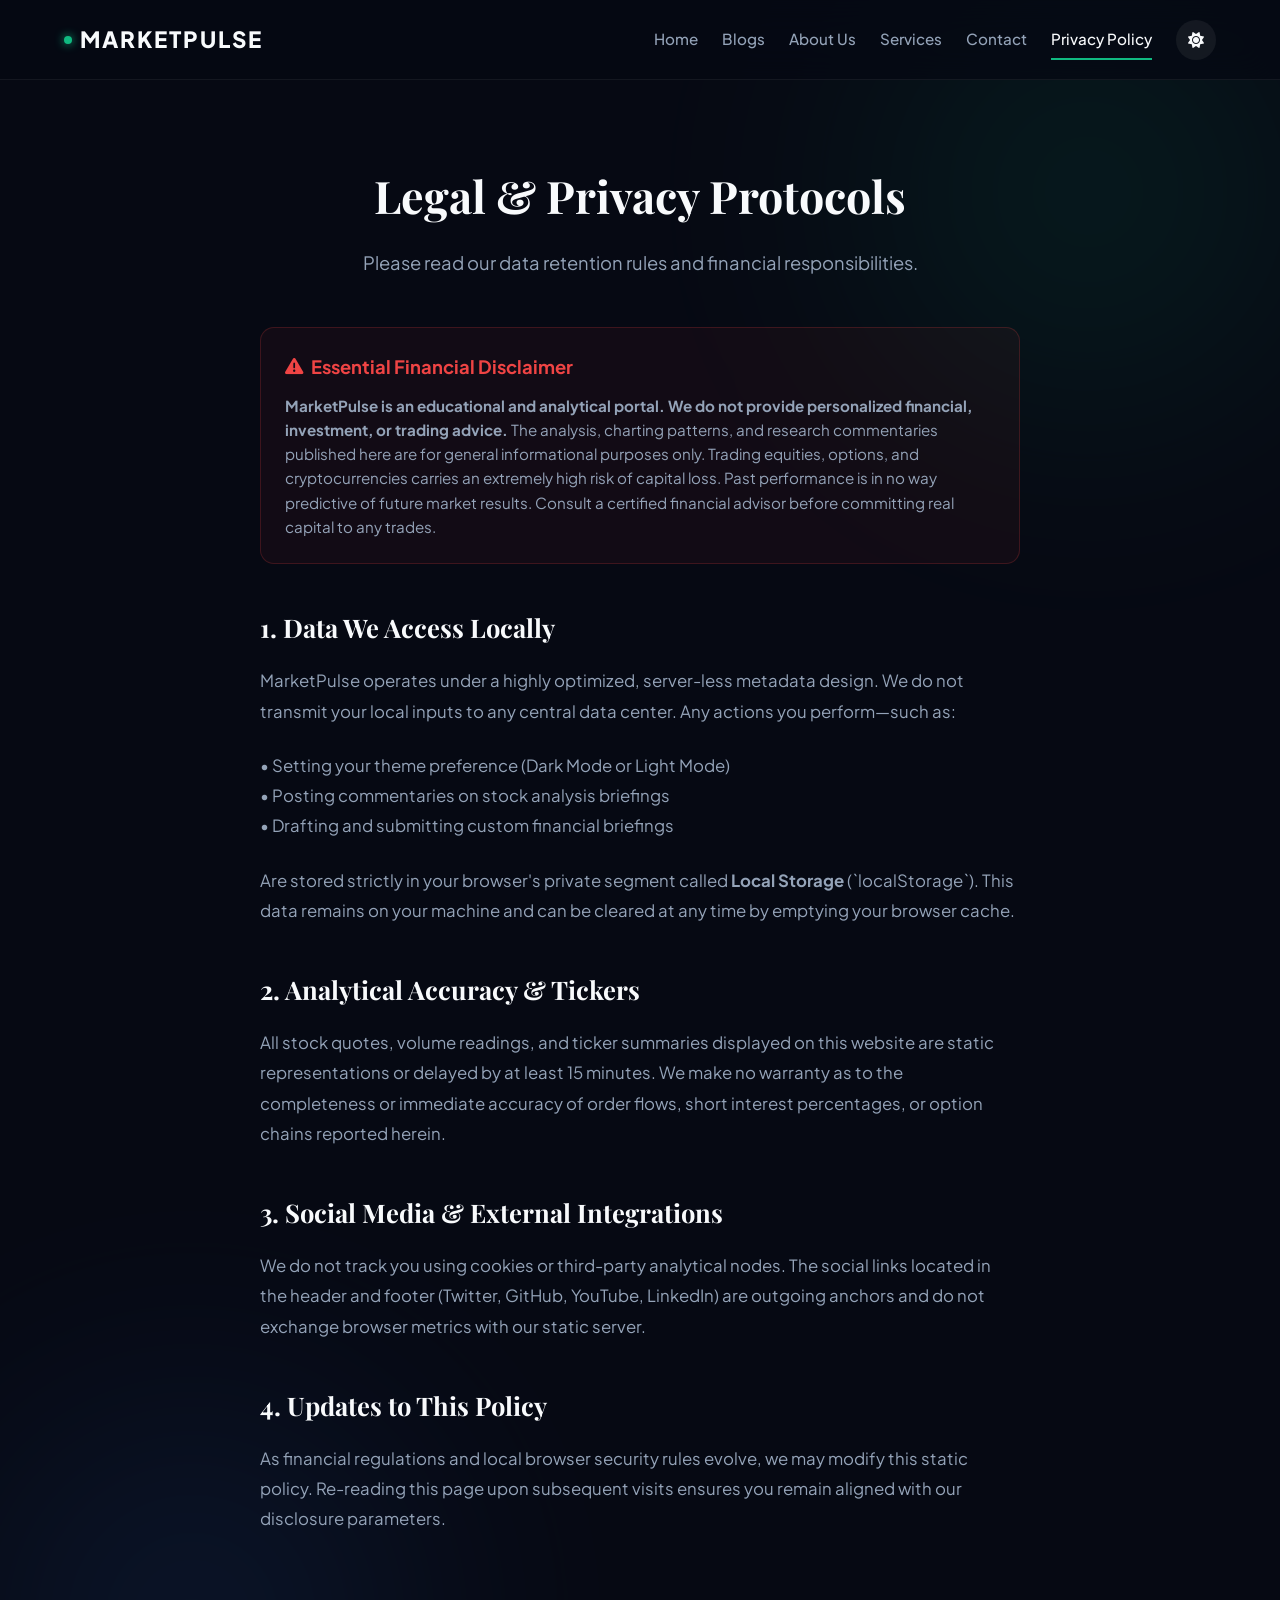
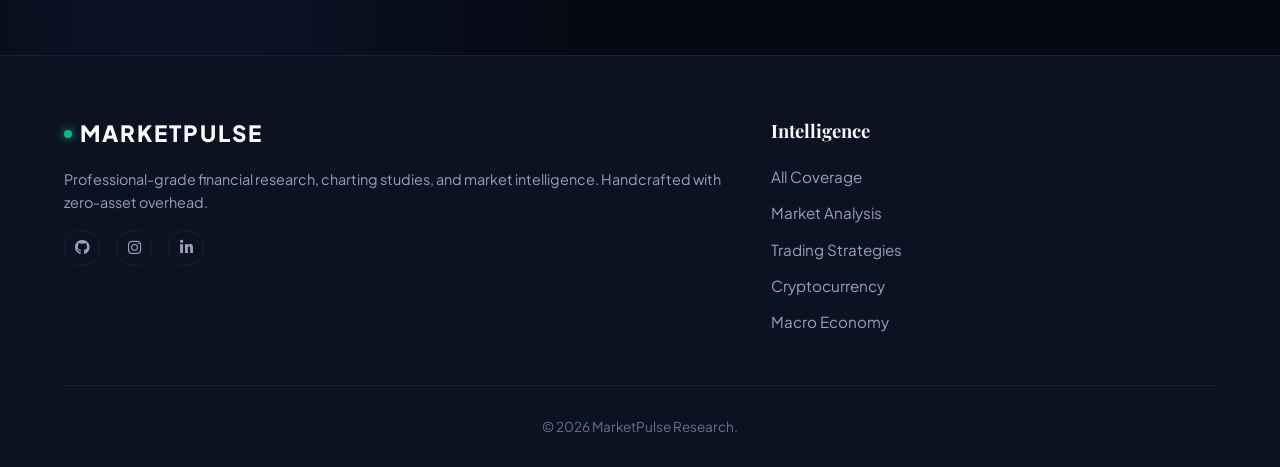
<file: privacy.html>
<!DOCTYPE html>
<html lang="en" data-theme="dark">
<head>
  <meta charset="UTF-8">
  <meta name="viewport" content="width=device-width, initial-scale=1.0">
  <title>Privacy Policy & Financial Disclaimer</title>
  <meta name="description" content="Read our privacy practices regarding local storage data and our essential legal financial disclaimer.">
  
  <!-- Google Fonts -->
  <link rel="preconnect" href="https://fonts.googleapis.com">
  <link rel="preconnect" href="https://fonts.gstatic.com" crossorigin>
  <link href="https://fonts.googleapis.com/css2?family=Playfair+Display:ital,wght@0,400..900;1,400..900&family=Plus+Jakarta+Sans:ital,wght@0,200..800;1,200..800&display=swap" rel="stylesheet">
  
  <!-- Font Awesome Icons -->
  <link rel="stylesheet" href="https://cdnjs.cloudflare.com/ajax/libs/font-awesome/6.4.0/css/all.min.css">
  
  <!-- Stylesheets -->
  <link rel="stylesheet" href="style.css">
  <style>
    .static-page-wrapper {
      max-width: 800px;
      margin: 40px auto;
      padding: 0 20px;
    }
    .static-header {
      text-align: center;
      margin-bottom: 50px;
    }
    .static-title {
      font-family: var(--font-serif);
      font-size: 2.8rem;
      font-weight: 700;
      margin-bottom: 16px;
    }
    .static-subtitle {
      color: var(--text-secondary);
      font-size: 1.15rem;
    }
    .static-content {
      line-height: 1.8;
      font-size: 1.05rem;
      color: var(--text-secondary);
    }
    .static-content h3 {
      font-family: var(--font-serif);
      font-size: 1.6rem;
      color: var(--text-primary);
      margin: 40px 0 16px 0;
    }
    .static-content p {
      margin-bottom: 24px;
    }
    .disclaimer-box {
      background-color: rgba(239, 68, 68, 0.05);
      border: 1px solid rgba(239, 68, 68, 0.2);
      border-radius: var(--radius-md);
      padding: 24px;
      margin-bottom: 40px;
      color: var(--text-secondary);
    }
    .disclaimer-box h4 {
      color: #ef4444;
      font-size: 1.15rem;
      margin-bottom: 12px;
      display: flex;
      align-items: center;
      gap: 8px;
    }
  </style>
</head>
<body>
  <!-- Ambient Gradient Background Elements -->
  <div class="ambient-glow glow-1"></div>
  <div class="ambient-glow glow-2"></div>

  <!-- Header Navigation -->
  <header class="main-header">
    <div class="container header-container">
      <a href="index.html" class="logo" id="logo-link">
        <span class="logo-dot"></span>
        <span class="logo-text">MARKETPULSE</span>
      </a>

      <nav class="nav-menu" id="nav-menu">
        <a href="index.html" class="nav-link">Home</a>
        <a href="blog.html" class="nav-link">Blogs</a>
        <a href="about.html" class="nav-link">About Us</a>
        <a href="services.html" class="nav-link">Services</a>
        <a href="contact.html" class="nav-link">Contact</a>
        <a href="privacy.html" class="nav-link active">Privacy Policy</a>
        <button class="theme-toggle" id="theme-toggle-btn" aria-label="Toggle dark/light theme">
          <i class="fas fa-sun sun-icon"></i>
          <i class="fas fa-moon moon-icon"></i>
        </button>
      </nav>

      <!-- Mobile Menu Toggle -->
      <button class="mobile-menu-toggle" id="mobile-toggle" aria-label="Open mobile menu">
        <i class="fas fa-bars menu-open-icon"></i>
        <i class="fas fa-times menu-close-icon"></i>
      </button>
    </div>
  </header>

  <!-- Mobile Dropdown Navigation -->
  <div class="mobile-nav" id="mobile-nav">
    <div class="mobile-links">
      <a href="index.html" class="mobile-nav-link">Home</a>
      <a href="blog.html" class="mobile-nav-link">Blogs</a>
      <a href="about.html" class="mobile-nav-link">About Us</a>
      <a href="services.html" class="mobile-nav-link">Services</a>
      <a href="contact.html" class="mobile-nav-link">Contact</a>
      <a href="privacy.html" class="mobile-nav-link active">Privacy Policy</a>
    </div>
  </div>

  <main class="main-content">
    <div class="container static-page-wrapper">
      <section class="static-header">
        <h1 class="static-title">Legal & Privacy Protocols</h1>
        <p class="static-subtitle">Please read our data retention rules and financial responsibilities.</p>
      </section>

      <!-- Financial Disclaimer Box -->
      <div class="disclaimer-box">
        <h4><i class="fas fa-exclamation-triangle"></i> Essential Financial Disclaimer</h4>
        <p style="font-size:0.95rem; margin-bottom:0;"><strong>MarketPulse is an educational and analytical portal. We do not provide personalized financial, investment, or trading advice.</strong> The analysis, charting patterns, and research commentaries published here are for general informational purposes only. Trading equities, options, and cryptocurrencies carries an extremely high risk of capital loss. Past performance is in no way predictive of future market results. Consult a certified financial advisor before committing real capital to any trades.</p>
      </div>
      
      <article class="static-content">
        <h3>1. Data We Access Locally</h3>
        <p>MarketPulse operates under a highly optimized, server-less metadata design. We do not transmit your local inputs to any central data center. Any actions you perform—such as:</p>
        <p>• Setting your theme preference (Dark Mode or Light Mode)<br>• Posting commentaries on stock analysis briefings<br>• Drafting and submitting custom financial briefings</p>
        <p>Are stored strictly in your browser's private segment called <strong>Local Storage</strong> (`localStorage`). This data remains on your machine and can be cleared at any time by emptying your browser cache.</p>

        <h3>2. Analytical Accuracy & Tickers</h3>
        <p>All stock quotes, volume readings, and ticker summaries displayed on this website are static representations or delayed by at least 15 minutes. We make no warranty as to the completeness or immediate accuracy of order flows, short interest percentages, or option chains reported herein.</p>

        <h3>3. Social Media & External Integrations</h3>
        <p>We do not track you using cookies or third-party analytical nodes. The social links located in the header and footer (Twitter, GitHub, YouTube, LinkedIn) are outgoing anchors and do not exchange browser metrics with our static server.</p>

        <h3>4. Updates to This Policy</h3>
        <p>As financial regulations and local browser security rules evolve, we may modify this static policy. Re-reading this page upon subsequent visits ensures you remain aligned with our disclosure parameters.</p>
      </article>
    </div>
  </main>

  <!-- Footer -->
  <footer class="main-footer">
    <div class="container footer-grid">
      <div class="footer-brand">
        <a href="index.html" class="logo">
          <span class="logo-dot"></span>
          <span class="logo-text">MARKETPULSE</span>
        </a>
        <p class="footer-desc">Professional-grade financial research, charting studies, and market intelligence. Handcrafted with zero-asset overhead.</p>
        <div class="social-links">
          <a href="https://github.com/abhinavxdaishi" aria-label="GitHub"><i class="fab fa-github"></i></a>
          <a href="https://www.instagram.com/vibevansh.exe/" aria-label="Instagram"><i class="fab fa-instagram"></i></a>
          <a href="https://www.linkedin.com/in/abhinav-bajpai-7021a4373/" aria-label="LinkedIn"><i class="fab fa-linkedin-in"></i></a>
        </div>
      </div>
      <div class="footer-links">
        <h4>Intelligence</h4>
        <ul>
          <li><a href="blog.html">All Coverage</a></li>
          <li><a href="blog.html?cat=analysis">Market Analysis</a></li>
          <li><a href="blog.html?cat=strategies">Trading Strategies</a></li>
          <li><a href="blog.html?cat=crypto">Cryptocurrency</a></li>
          <li><a href="blog.html?cat=macro">Macro Economy</a></li>
        </ul>
      </div>
    </div>
    <div class="container footer-bottom">
      <p>&copy; 2026 MarketPulse Research.</p>
    </div>
  </footer>

  <script src="app.js"></script>
</body>
</html>
</file>
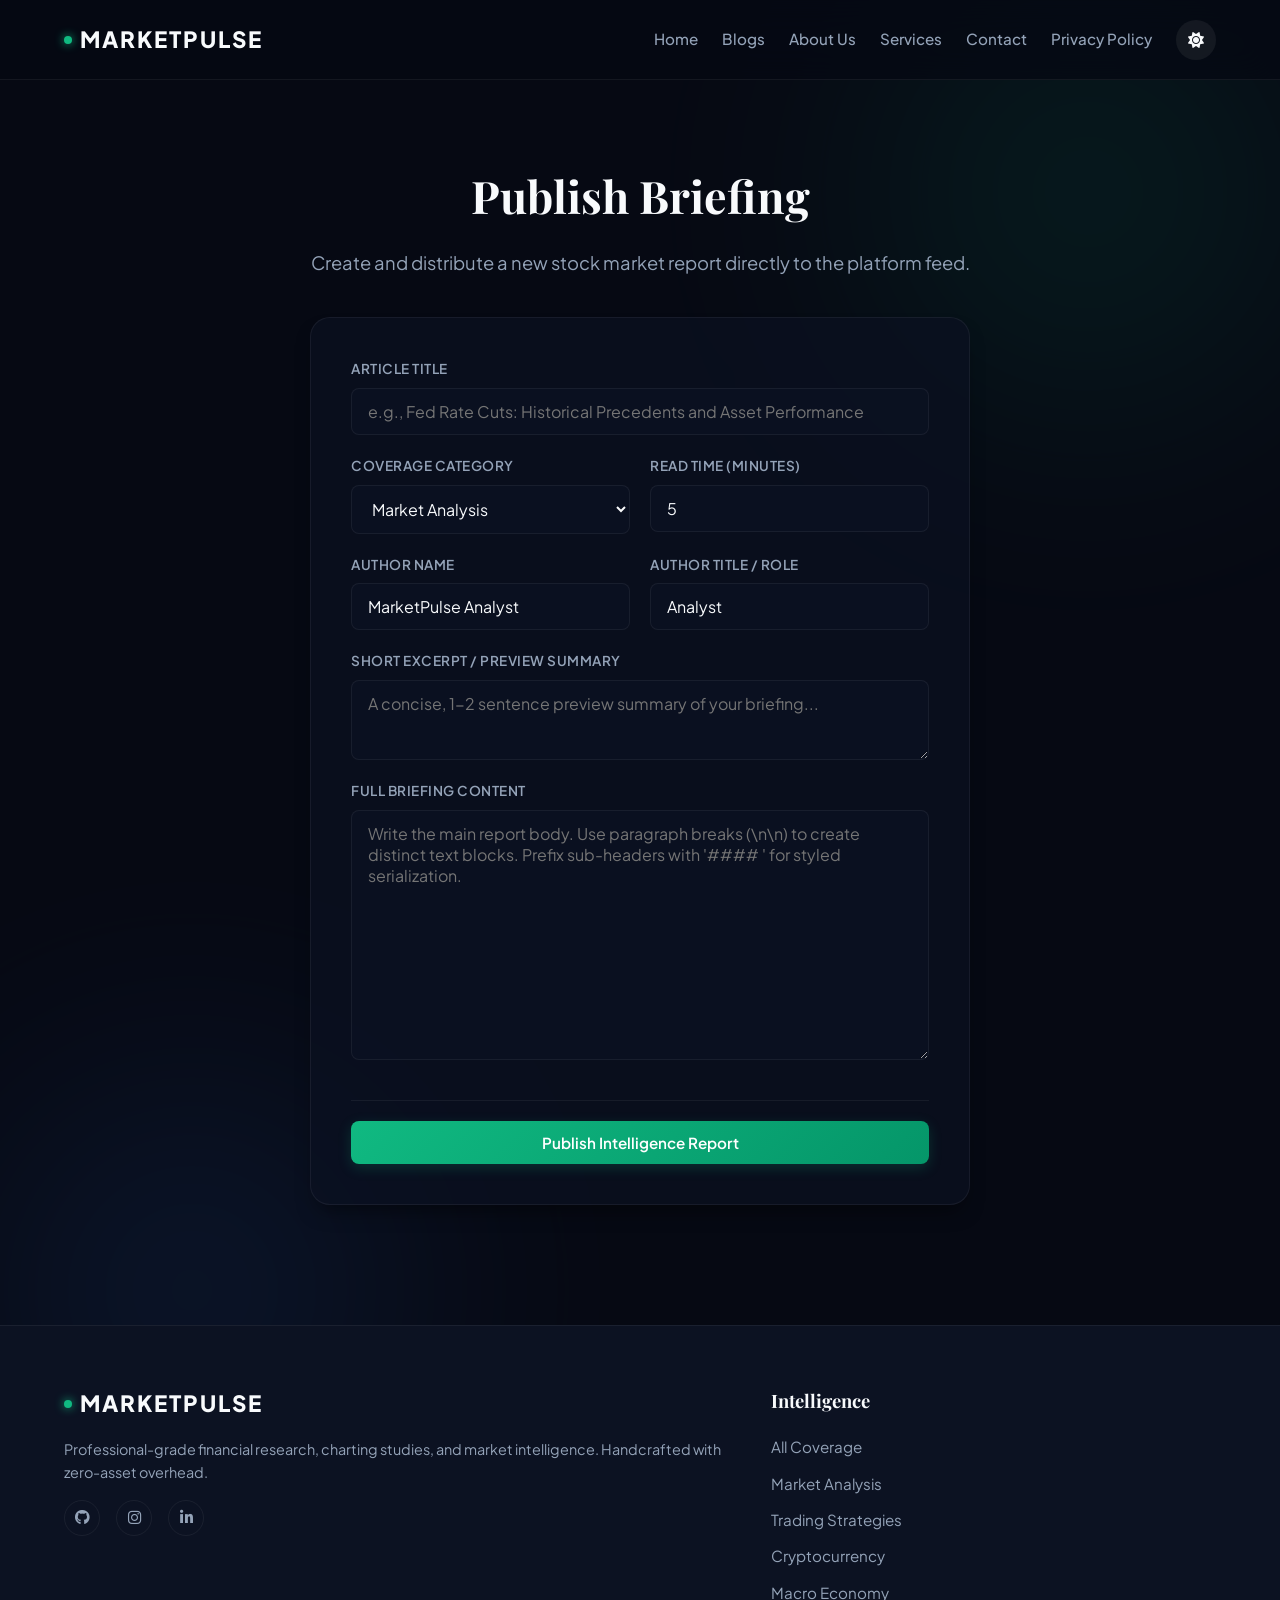
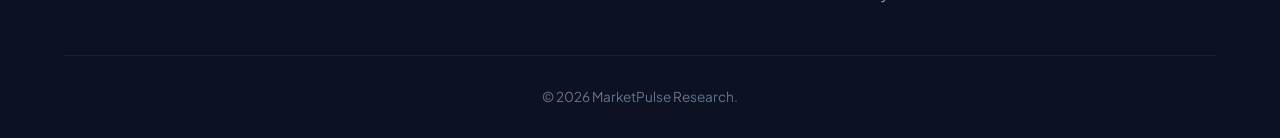
<file: publish.html>
<!DOCTYPE html>
<html lang="en" data-theme="dark">
<head>
  <meta charset="UTF-8">
  <meta name="viewport" content="width=device-width, initial-scale=1.0">
  <title>Publish Briefing</title>
  <meta name="description" content="Publish a new stock market intelligence briefing or trade strategy.">
  
  <!-- Google Fonts -->
  <link rel="preconnect" href="https://fonts.googleapis.com">
  <link rel="preconnect" href="https://fonts.gstatic.com" crossorigin>
  <link href="https://fonts.googleapis.com/css2?family=Playfair+Display:ital,wght@0,400..900;1,400..900&family=Plus+Jakarta+Sans:ital,wght@0,200..800;1,200..800&display=swap" rel="stylesheet">
  
  <!-- Font Awesome Icons -->
  <link rel="stylesheet" href="https://cdnjs.cloudflare.com/ajax/libs/font-awesome/6.4.0/css/all.min.css">
  
  <!-- Stylesheets -->
  <link rel="stylesheet" href="style.css">
  <style>
    .static-page-wrapper {
      max-width: 700px;
      margin: 40px auto;
      padding: 0 20px;
    }
    .static-header {
      text-align: center;
      margin-bottom: 40px;
    }
    .static-title {
      font-family: var(--font-serif);
      font-size: 2.8rem;
      font-weight: 700;
      margin-bottom: 16px;
    }
    .static-subtitle {
      color: var(--text-secondary);
      font-size: 1.15rem;
    }
    .publish-card {
      background-color: var(--bg-card);
      border: 1px solid var(--border-color);
      border-radius: var(--radius-lg);
      padding: 40px;
      box-shadow: var(--shadow-md);
    }
  </style>
</head>
<body>
  <!-- Ambient Gradient Background Elements -->
  <div class="ambient-glow glow-1"></div>
  <div class="ambient-glow glow-2"></div>

  <!-- Header Navigation -->
  <header class="main-header">
    <div class="container header-container">
      <a href="index.html" class="logo" id="logo-link">
        <span class="logo-dot"></span>
        <span class="logo-text">MARKETPULSE</span>
      </a>

      <nav class="nav-menu" id="nav-menu">
        <a href="index.html" class="nav-link">Home</a>
        <a href="blog.html" class="nav-link">Blogs</a>
        <a href="about.html" class="nav-link">About Us</a>
        <a href="services.html" class="nav-link">Services</a>
        <a href="contact.html" class="nav-link">Contact</a>
        <a href="privacy.html" class="nav-link">Privacy Policy</a>
        <button class="theme-toggle" id="theme-toggle-btn" aria-label="Toggle dark/light theme">
          <i class="fas fa-sun sun-icon"></i>
          <i class="fas fa-moon moon-icon"></i>
        </button>
      </nav>

      <!-- Mobile Menu Toggle -->
      <button class="mobile-menu-toggle" id="mobile-toggle" aria-label="Open mobile menu">
        <i class="fas fa-bars menu-open-icon"></i>
        <i class="fas fa-times menu-close-icon"></i>
      </button>
    </div>
  </header>

  <!-- Mobile Dropdown Navigation -->
  <div class="mobile-nav" id="mobile-nav">
    <div class="mobile-links">
      <a href="index.html" class="mobile-nav-link">Home</a>
      <a href="blog.html" class="mobile-nav-link">Blogs</a>
      <a href="about.html" class="mobile-nav-link">About Us</a>
      <a href="services.html" class="mobile-nav-link">Services</a>
      <a href="contact.html" class="mobile-nav-link">Contact</a>
      <a href="privacy.html" class="mobile-nav-link">Privacy Policy</a>
    </div>
  </div>

  <main class="main-content">
    <div class="container static-page-wrapper">
      <section class="static-header">
        <h1 class="static-title">Publish Briefing</h1>
        <p class="static-subtitle">Create and distribute a new stock market report directly to the platform feed.</p>
      </section>
      
      <div class="publish-card">
        <form class="create-post-form" id="create-post-form">
          <div class="form-group">
            <label for="post-title">Article Title</label>
            <input type="text" id="post-title" placeholder="e.g., Fed Rate Cuts: Historical Precedents and Asset Performance" required>
          </div>
          
          <div class="form-row">
            <div class="form-group">
              <label for="post-category">Coverage Category</label>
              <select id="post-category" required>
                <option value="analysis">Market Analysis</option>
                <option value="strategies">Trading Strategies</option>
                <option value="crypto">Cryptocurrency</option>
                <option value="macro">Macro Economy</option>
              </select>
            </div>
            
            <div class="form-group">
              <label for="post-read-time">Read Time (minutes)</label>
              <input type="number" id="post-read-time" min="1" max="60" value="5" required>
            </div>
          </div>
          
          <div class="form-row">
            <div class="form-group">
              <label for="post-author">Author Name</label>
              <input type="text" id="post-author" placeholder="e.g., Aria Sterling" value="MarketPulse Analyst">
            </div>
            
            <div class="form-group">
              <label for="post-author-role">Author Title / Role</label>
              <input type="text" id="post-author-role" placeholder="e.g., Chief Market Analyst" value="Analyst">
            </div>
          </div>

          <div class="form-group">
            <label for="post-excerpt">Short Excerpt / Preview Summary</label>
            <textarea id="post-excerpt" placeholder="A concise, 1-2 sentence preview summary of your briefing..." style="min-height: 80px;" required></textarea>
          </div>

          <div class="form-group">
            <label for="post-content">Full Briefing Content</label>
            <textarea id="post-content" placeholder="Write the main report body. Use paragraph breaks (\n\n) to create distinct text blocks. Prefix sub-headers with '#### ' for styled serialization." style="min-height: 250px;" required></textarea>
          </div>

          <div class="form-actions" style="margin-top: 20px; border-top: 1px solid var(--border-color); padding-top: 20px;">
            <button type="submit" class="btn btn-primary" style="padding: 12px 30px; font-weight: 600; width: 100%;">Publish Intelligence Report</button>
          </div>
        </form>
      </div>
    </div>
  </main>

  <!-- Footer -->
  <footer class="main-footer">
    <div class="container footer-grid">
      <div class="footer-brand">
        <a href="index.html" class="logo">
          <span class="logo-dot"></span>
          <span class="logo-text">MARKETPULSE</span>
        </a>
        <p class="footer-desc">Professional-grade financial research, charting studies, and market intelligence. Handcrafted with zero-asset overhead.</p>
        <div class="social-links">
          <a href="https://github.com/abhinavxdaishi" aria-label="GitHub"><i class="fab fa-github"></i></a>
          <a href="https://www.instagram.com/vibevansh.exe/" aria-label="Instagram"><i class="fab fa-instagram"></i></a>
          <a href="https://www.linkedin.com/in/abhinav-bajpai-7021a4373/" aria-label="LinkedIn"><i class="fab fa-linkedin-in"></i></a>
        </div>
      </div>
      <div class="footer-links">
        <h4>Intelligence</h4>
        <ul>
          <li><a href="blog.html">All Coverage</a></li>
          <li><a href="blog.html?cat=analysis">Market Analysis</a></li>
          <li><a href="blog.html?cat=strategies">Trading Strategies</a></li>
          <li><a href="blog.html?cat=crypto">Cryptocurrency</a></li>
          <li><a href="blog.html?cat=macro">Macro Economy</a></li>
        </ul>
      </div>
    </div>
    <div class="container footer-bottom">
      <p>&copy; 2026 MarketPulse Research.</p>
    </div>
  </footer>

  <script src="app.js"></script>
</body>
</html>
</file>
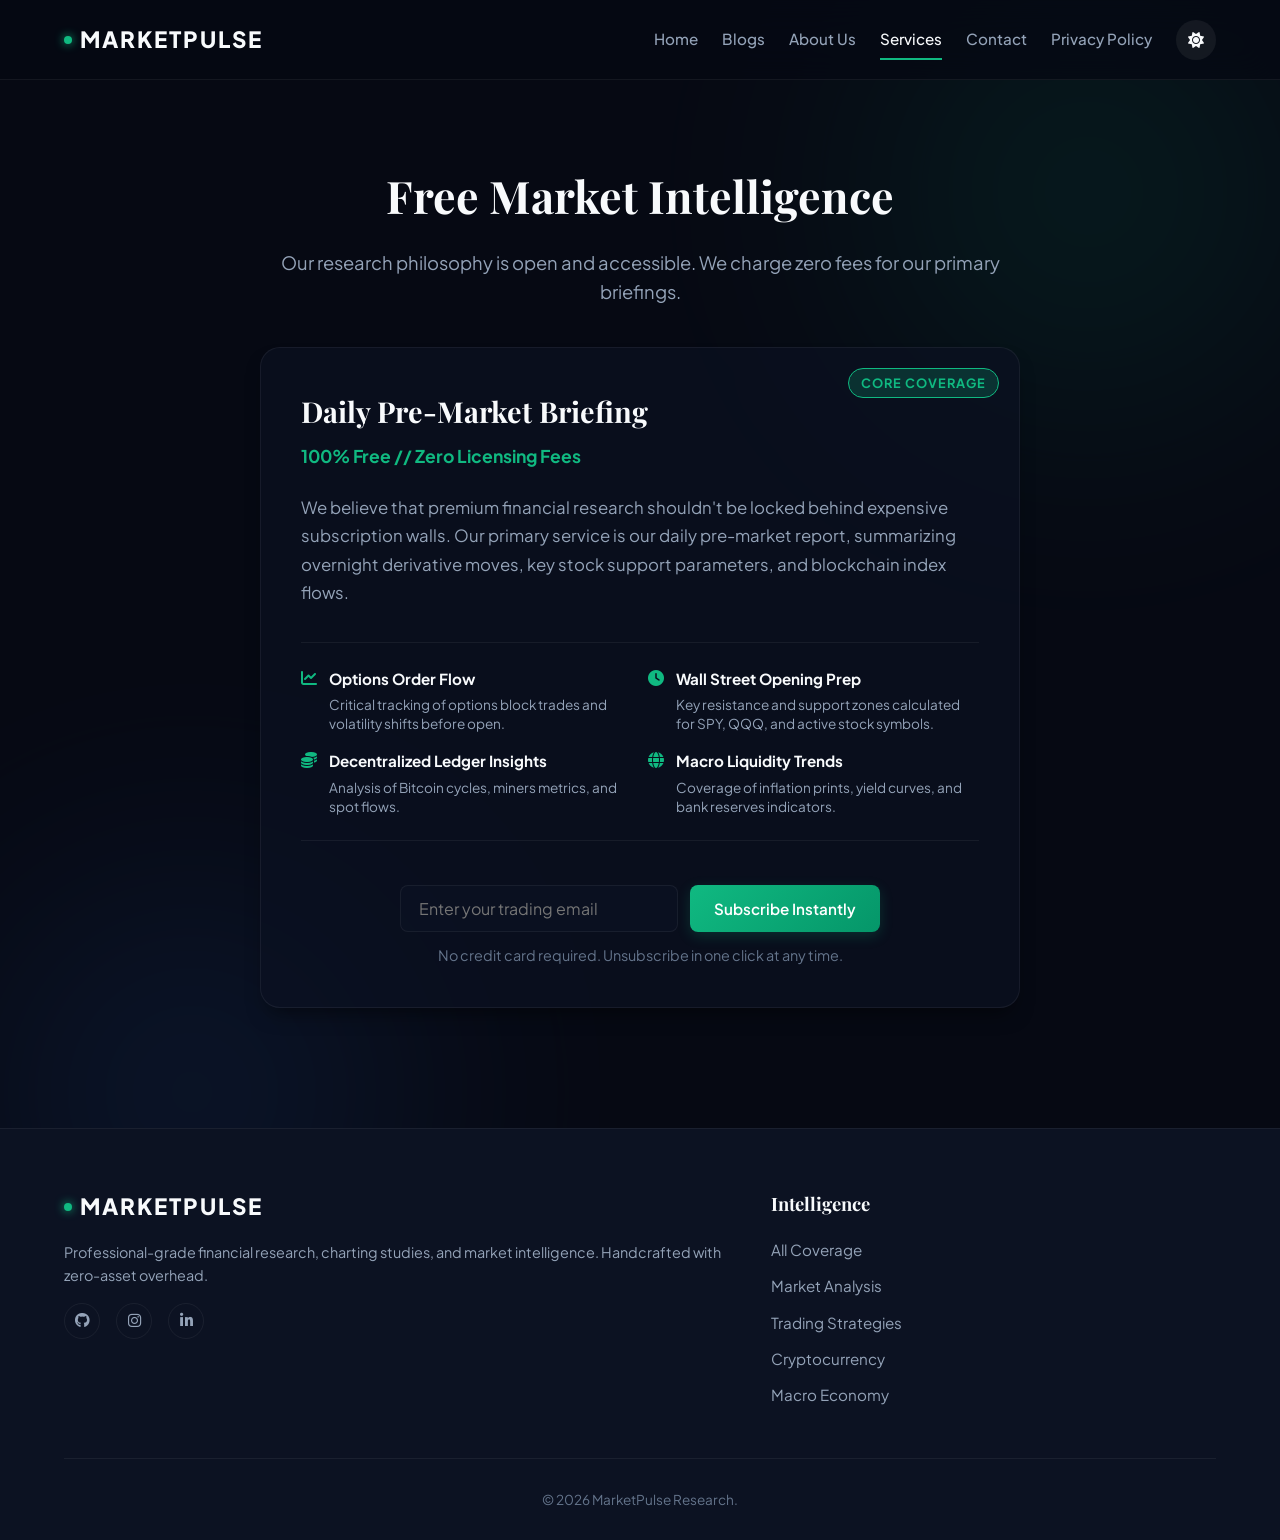
<file: services.html>
<!DOCTYPE html>
<html lang="en" data-theme="dark">
<head>
  <meta charset="UTF-8">
  <meta name="viewport" content="width=device-width, initial-scale=1.0">
  <title>Our Services</title>
  <meta name="description" content="Explore our free pre-market briefings and daily analytical coverage models at MarketPulse.">
  
  <!-- Google Fonts -->
  <link rel="preconnect" href="https://fonts.googleapis.com">
  <link rel="preconnect" href="https://fonts.gstatic.com" crossorigin>
  <link href="https://fonts.googleapis.com/css2?family=Playfair+Display:ital,wght@0,400..900;1,400..900&family=Plus+Jakarta+Sans:ital,wght@0,200..800;1,200..800&display=swap" rel="stylesheet">
  
  <!-- Font Awesome Icons -->
  <link rel="stylesheet" href="https://cdnjs.cloudflare.com/ajax/libs/font-awesome/6.4.0/css/all.min.css">
  
  <!-- Stylesheets -->
  <link rel="stylesheet" href="style.css">
  <style>
    .static-page-wrapper {
      max-width: 800px;
      margin: 40px auto;
      padding: 0 20px;
    }
    .static-header {
      text-align: center;
      margin-bottom: 40px;
    }
    .static-title {
      font-family: var(--font-serif);
      font-size: 2.8rem;
      font-weight: 700;
      margin-bottom: 16px;
    }
    .static-subtitle {
      color: var(--text-secondary);
      font-size: 1.15rem;
    }
    .service-focus-card {
      background-color: var(--bg-card);
      border: 1px solid var(--border-color);
      border-radius: var(--radius-lg);
      padding: 40px;
      transition: var(--transition-smooth);
      display: flex;
      flex-direction: column;
      gap: 24px;
      box-shadow: var(--shadow-md);
      position: relative;
      overflow: hidden;
    }
    .service-focus-card:hover {
      border-color: var(--border-hover);
      box-shadow: var(--shadow-lg), 0 4px 30px var(--accent-glow);
    }
    .service-badge {
      position: absolute;
      top: 20px;
      right: 20px;
      background: var(--accent-glow);
      border: 1px solid var(--accent-color);
      color: var(--accent-color);
      padding: 4px 12px;
      border-radius: 30px;
      font-size: 0.8rem;
      font-weight: 700;
      text-transform: uppercase;
      letter-spacing: 1px;
    }
    .service-header-section h3 {
      font-family: var(--font-serif);
      font-size: 1.8rem;
      color: var(--text-primary);
      margin-bottom: 8px;
    }
    .service-price-sub {
      font-family: var(--font-primary);
      font-size: 1.1rem;
      color: var(--accent-color);
      font-weight: 700;
    }
    .service-desc {
      color: var(--text-secondary);
      line-height: 1.7;
      font-size: 1.05rem;
    }
    .service-features-grid {
      display: grid;
      grid-template-columns: 1fr;
      gap: 16px;
      border-top: 1px solid var(--border-color);
      border-bottom: 1px solid var(--border-color);
      padding: 24px 0;
      margin: 10px 0;
    }
    @media (min-width: 576px) {
      .service-features-grid {
        grid-template-columns: 1fr 1fr;
      }
    }
    .feature-item {
      display: flex;
      align-items: flex-start;
      gap: 12px;
      color: var(--text-secondary);
    }
    .feature-item i {
      color: var(--accent-color);
      font-size: 1rem;
      margin-top: 3px;
    }
    .feature-text h5 {
      color: var(--text-primary);
      font-size: 0.95rem;
      margin-bottom: 4px;
    }
    .feature-text p {
      font-size: 0.85rem;
      line-height: 1.4;
    }
    .service-action-box {
      text-align: center;
      padding-top: 10px;
    }
    .service-action-box p {
      font-size: 0.9rem;
      color: var(--text-muted);
      margin-top: 12px;
    }
    .service-form {
      display: flex;
      flex-direction: column;
      gap: 12px;
      max-width: 480px;
      margin: 0 auto;
    }
    @media (min-width: 576px) {
      .service-form {
        flex-direction: row;
      }
    }
    .service-form input {
      flex-grow: 1;
      padding: 12px 18px;
      background-color: var(--bg-input);
      border: 1px solid var(--border-color);
      border-radius: var(--radius-sm);
      color: var(--text-primary);
    }
    .service-form input:focus {
      border-color: var(--accent-color);
    }
  </style>
</head>
<body>
  <!-- Ambient Gradient Background Elements -->
  <div class="ambient-glow glow-1"></div>
  <div class="ambient-glow glow-2"></div>

  <!-- Header Navigation -->
  <header class="main-header">
    <div class="container header-container">
      <a href="index.html" class="logo" id="logo-link">
        <span class="logo-dot"></span>
        <span class="logo-text">MARKETPULSE</span>
      </a>

      <nav class="nav-menu" id="nav-menu">
        <a href="index.html" class="nav-link">Home</a>
        <a href="blog.html" class="nav-link">Blogs</a>
        <a href="about.html" class="nav-link">About Us</a>
        <a href="services.html" class="nav-link active">Services</a>
        <a href="contact.html" class="nav-link">Contact</a>
        <a href="privacy.html" class="nav-link">Privacy Policy</a>
        <button class="theme-toggle" id="theme-toggle-btn" aria-label="Toggle dark/light theme">
          <i class="fas fa-sun sun-icon"></i>
          <i class="fas fa-moon moon-icon"></i>
        </button>
      </nav>

      <!-- Mobile Menu Toggle -->
      <button class="mobile-menu-toggle" id="mobile-toggle" aria-label="Open mobile menu">
        <i class="fas fa-bars menu-open-icon"></i>
        <i class="fas fa-times menu-close-icon"></i>
      </button>
    </div>
  </header>

  <!-- Mobile Dropdown Navigation -->
  <div class="mobile-nav" id="mobile-nav">
    <div class="mobile-links">
      <a href="index.html" class="mobile-nav-link">Home</a>
      <a href="blog.html" class="mobile-nav-link">Blogs</a>
      <a href="about.html" class="mobile-nav-link">About Us</a>
      <a href="services.html" class="mobile-nav-link active">Services</a>
      <a href="contact.html" class="mobile-nav-link">Contact</a>
      <a href="privacy.html" class="mobile-nav-link">Privacy Policy</a>
    </div>
  </div>

  <main class="main-content">
    <div class="container static-page-wrapper">
      <section class="static-header">
        <h1 class="static-title">Free Market Intelligence</h1>
        <p class="static-subtitle">Our research philosophy is open and accessible. We charge zero fees for our primary briefings.</p>
      </section>
      
      <!-- Single Focus Free Service Card -->
      <div class="service-focus-card">
        <div class="service-badge">Core Coverage</div>
        <div class="service-header-section">
          <h3>Daily Pre-Market Briefing</h3>
          <span class="service-price-sub">100% Free // Zero Licensing Fees</span>
        </div>
        
        <p class="service-desc">We believe that premium financial research shouldn't be locked behind expensive subscription walls. Our primary service is our daily pre-market report, summarizing overnight derivative moves, key stock support parameters, and blockchain index flows.</p>
        
        <div class="service-features-grid">
          <!-- Feature 1 -->
          <div class="feature-item">
            <i class="fas fa-chart-line"></i>
            <div class="feature-text">
              <h5>Options Order Flow</h5>
              <p>Critical tracking of options block trades and volatility shifts before open.</p>
            </div>
          </div>
          <!-- Feature 2 -->
          <div class="feature-item">
            <i class="fas fa-clock"></i>
            <div class="feature-text">
              <h5>Wall Street Opening Prep</h5>
              <p>Key resistance and support zones calculated for SPY, QQQ, and active stock symbols.</p>
            </div>
          </div>
          <!-- Feature 3 -->
          <div class="feature-item">
            <i class="fas fa-coins"></i>
            <div class="feature-text">
              <h5>Decentralized Ledger Insights</h5>
              <p>Analysis of Bitcoin cycles, miners metrics, and spot flows.</p>
            </div>
          </div>
          <!-- Feature 4 -->
          <div class="feature-item">
            <i class="fas fa-globe"></i>
            <div class="feature-text">
              <h5>Macro Liquidity Trends</h5>
              <p>Coverage of inflation prints, yield curves, and bank reserves indicators.</p>
            </div>
          </div>
        </div>
        
        <div class="service-action-box">
          <form class="service-form" id="service-subscribe-form">
            <input type="email" id="service-email" placeholder="Enter your trading email" required aria-label="Subscription Email">
            <button type="submit" class="btn btn-primary" style="padding:12px 24px;">Subscribe Instantly</button>
          </form>
          <p>No credit card required. Unsubscribe in one click at any time.</p>
        </div>
      </div>
    </div>
  </main>

  <!-- Footer -->
  <footer class="main-footer">
    <div class="container footer-grid">
      <div class="footer-brand">
        <a href="index.html" class="logo">
          <span class="logo-dot"></span>
          <span class="logo-text">MARKETPULSE</span>
        </a>
        <p class="footer-desc">Professional-grade financial research, charting studies, and market intelligence. Handcrafted with zero-asset overhead.</p>
        <div class="social-links">
          <a href="https://github.com/abhinavxdaishi" aria-label="GitHub"><i class="fab fa-github"></i></a>
          <a href="https://www.instagram.com/vibevansh.exe/" aria-label="Instagram"><i class="fab fa-instagram"></i></a>
          <a href="https://www.linkedin.com/in/abhinav-bajpai-7021a4373/" aria-label="LinkedIn"><i class="fab fa-linkedin-in"></i></a>
        </div>
      </div>
      <div class="footer-links">
        <h4>Intelligence</h4>
        <ul>
          <li><a href="blog.html">All Coverage</a></li>
          <li><a href="blog.html?cat=analysis">Market Analysis</a></li>
          <li><a href="blog.html?cat=strategies">Trading Strategies</a></li>
          <li><a href="blog.html?cat=crypto">Cryptocurrency</a></li>
          <li><a href="blog.html?cat=macro">Macro Economy</a></li>
        </ul>
      </div>
    </div>
    <div class="container footer-bottom">
      <p>&copy; 2026 MarketPulse Research.</p>
    </div>
  </footer>

  <script src="app.js"></script>
  <script>
    // Form action for Service Subscription Form
    const serviceForm = document.getElementById('service-subscribe-form');
    if (serviceForm) {
      serviceForm.addEventListener('submit', (e) => {
        e.preventDefault();
        const emailVal = document.getElementById('service-email').value;
        alert(`Welcome aboard! Pre-market briefings will now be delivered daily to ${emailVal}`);
        serviceForm.reset();
      });
    }
  </script>
</body>
</html>
</file>
<file: style.css>
:root {
  /* Fonts */
  --font-primary: 'Plus Jakarta Sans', sans-serif;
  --font-serif: 'Playfair Display', serif;

  /* Theme: Dark (Default) */
  --bg-primary: #060913;
  --bg-secondary: #0c1222;
  --bg-card: rgba(12, 18, 34, 0.65);
  --bg-card-hover: rgba(18, 27, 51, 0.85);
  --border-color: rgba(255, 255, 255, 0.06);
  --border-hover: rgba(16, 185, 129, 0.4);
  
  --text-primary: #f8fafc;
  --text-secondary: #94a3b8;
  --text-muted: #64748b;
  
  --accent-color: #10b981; /* Emerald Green */
  --accent-glow: rgba(16, 185, 129, 0.2);
  --accent-gradient: linear-gradient(135deg, #10b981 0%, #059669 100%);
  --accent-gradient-hover: linear-gradient(135deg, #34d399 0%, #10b981 100%);
  --accent-hover: #34d399;
  
  --bg-input: rgba(12, 18, 34, 0.8);
  --shadow-sm: 0 2px 8px -1px rgba(0, 0, 0, 0.3);
  --shadow-md: 0 12px 20px -8px rgba(0, 0, 0, 0.5);
  --shadow-lg: 0 20px 40px -12px rgba(0, 0, 0, 0.7);
  
  --glass-bg: rgba(6, 9, 19, 0.75);
  --glass-blur: blur(16px);
  
  /* Layout */
  --radius-lg: 20px;
  --radius-md: 14px;
  --radius-sm: 8px;
  --header-height: 80px;
  --max-width: 1200px;
  
  /* Transitions */
  --transition-fast: all 0.2s cubic-bezier(0.4, 0, 0.2, 1);
  --transition-smooth: all 0.4s cubic-bezier(0.16, 1, 0.3, 1);
  --transition-bounce: all 0.5s cubic-bezier(0.175, 0.885, 0.32, 1.275);
}

[data-theme="light"] {
  /* Theme: Light */
  --bg-primary: #f4f6fa;
  --bg-secondary: #ffffff;
  --bg-card: rgba(255, 255, 255, 0.75);
  --bg-card-hover: rgba(255, 255, 255, 0.95);
  --border-color: rgba(0, 0, 0, 0.08);
  --border-hover: rgba(16, 185, 129, 0.4);
  
  --text-primary: #0f172a;
  --text-secondary: #475569;
  --text-muted: #94a3b8;
  
  --accent-color: #059669; /* Darker Emerald */
  --accent-glow: rgba(5, 150, 105, 0.15);
  --accent-gradient: linear-gradient(135deg, #059669 0%, #047857 100%);
  --accent-gradient-hover: linear-gradient(135deg, #10b981 0%, #059669 100%);
  --accent-hover: #047857;
  
  --bg-input: #ffffff;
  --shadow-sm: 0 2px 8px -1px rgba(0, 0, 0, 0.05);
  --shadow-md: 0 12px 20px -8px rgba(0, 0, 0, 0.08);
  --shadow-lg: 0 20px 40px -12px rgba(0, 0, 0, 0.12);
  
  --glass-bg: rgba(244, 246, 250, 0.8);
}

/* ==========================================================================
   RESET & BASE STYLES
   ========================================================================== */
* {
  margin: 0;
  padding: 0;
  box-sizing: border-box;
}

body {
  font-family: var(--font-primary);
  background-color: var(--bg-primary);
  color: var(--text-primary);
  line-height: 1.6;
  -webkit-font-smoothing: antialiased;
  overflow-x: hidden;
  transition: background-color 0.4s ease, color 0.4s ease;
  position: relative;
  min-height: 100vh;
}

/* Ambient glow designs */
.ambient-glow {
  position: absolute;
  width: 50vw;
  height: 50vw;
  border-radius: 50%;
  filter: blur(120px);
  opacity: 0.15;
  pointer-events: none;
  z-index: -1;
  transition: opacity 0.5s ease;
}

[data-theme="light"] .ambient-glow {
  opacity: 0.05;
}

.glow-1 {
  top: -10vw;
  right: -10vw;
  background: radial-gradient(circle, var(--accent-color) 0%, transparent 70%);
}

.glow-2 {
  bottom: 10vw;
  left: -10vw;
  background: radial-gradient(circle, #3b82f6 0%, transparent 70%);
}

.container {
  width: 90%;
  max-width: var(--max-width);
  margin: 0 auto;
}

a {
  color: inherit;
  text-decoration: none;
  transition: var(--transition-fast);
}

img {
  max-width: 100%;
  height: auto;
  display: block;
}

button, input, textarea, select {
  font-family: inherit;
  font-size: inherit;
  color: inherit;
  background: none;
  border: none;
  outline: none;
}

button {
  cursor: pointer;
}

/* Custom Scrollbar */
::-webkit-scrollbar {
  width: 10px;
}
::-webkit-scrollbar-track {
  background: var(--bg-primary);
}
::-webkit-scrollbar-thumb {
  background: var(--border-color);
  border-radius: 5px;
  border: 2px solid var(--bg-primary);
}
::-webkit-scrollbar-thumb:hover {
  background: var(--accent-color);
}

/* ==========================================================================
   BUTTONS & COMMON UI
   ========================================================================== */
.btn {
  display: inline-flex;
  align-items: center;
  justify-content: center;
  gap: 8px;
  padding: 10px 20px;
  font-weight: 600;
  border-radius: var(--radius-sm);
  transition: var(--transition-fast);
  font-size: 0.95rem;
}

.btn-primary {
  background: var(--accent-gradient);
  color: #ffffff;
  box-shadow: 0 4px 14px var(--accent-glow);
}

.btn-primary:hover {
  background: var(--accent-gradient-hover);
  transform: translateY(-1px);
  box-shadow: 0 6px 20px var(--accent-glow);
}

.btn-secondary {
  background: var(--border-color);
  border: 1px solid var(--border-color);
  color: var(--text-primary);
}

.btn-secondary:hover {
  background: var(--bg-secondary);
  border-color: var(--accent-color);
}

.btn-block {
  width: 100%;
}

.hidden {
  display: none !important;
}

/* ==========================================================================
   HEADER & NAVIGATION
   ========================================================================== */
.main-header {
  height: var(--header-height);
  display: flex;
  align-items: center;
  position: sticky;
  top: 0;
  z-index: 100;
  background: var(--glass-bg);
  backdrop-filter: var(--glass-blur);
  -webkit-backdrop-filter: var(--glass-blur);
  border-bottom: 1px solid var(--border-color);
  transition: background-color 0.4s ease, border-color 0.4s ease;
}

.header-container {
  display: flex;
  align-items: center;
  justify-content: space-between;
}

.logo {
  display: inline-flex;
  align-items: center;
  gap: 8px;
  font-weight: 800;
  font-size: 1.4rem;
  letter-spacing: 2px;
}

.logo-dot {
  width: 8px;
  height: 8px;
  background-color: var(--accent-color);
  border-radius: 50%;
  box-shadow: 0 0 10px var(--accent-color);
  animation: logo-glow 2s infinite ease-in-out;
}

@keyframes logo-glow {
  0%, 100% { opacity: 0.6; transform: scale(1); }
  50% { opacity: 1; transform: scale(1.3); }
}

.search-container {
  position: relative;
  width: 200px;
  display: none; /* Hidden on small mobile devices, visible on tablets/desktops */
}

@media (min-width: 768px) {
  .search-container {
    display: block;
  }
}

.search-icon {
  position: absolute;
  left: 12px;
  top: 50%;
  transform: translateY(-50%);
  width: 14px;
  height: 14px;
  color: var(--text-muted);
  pointer-events: none;
  transition: var(--transition-fast);
}

.search-container input {
  width: 100%;
  padding: 8px 12px 8px 34px;
  background-color: var(--bg-primary);
  border: 1px solid var(--border-color);
  border-radius: 30px;
  font-size: 0.82rem;
  transition: var(--transition-smooth);
}

.search-container input:focus {
  border-color: var(--accent-color);
  box-shadow: 0 0 14px var(--accent-glow);
  width: 240px;
}

.search-container input:focus + .search-icon {
  color: var(--accent-color);
}

.nav-menu {
  display: flex;
  align-items: center;
  gap: 24px;
}

@media (max-width: 767px) {
  .nav-menu {
    display: none; /* Handled by mobile drawer */
  }
}

.nav-link {
  font-weight: 500;
  color: var(--text-secondary);
  font-size: 0.95rem;
  position: relative;
  padding: 8px 0;
}

.nav-link:hover, .nav-link.active {
  color: var(--text-primary);
}

.nav-link::after {
  content: '';
  position: absolute;
  bottom: 0;
  left: 0;
  width: 0;
  height: 2px;
  background-color: var(--accent-color);
  transition: var(--transition-fast);
}

.nav-link.active::after, .nav-link:hover::after {
  width: 100%;
}

.theme-toggle {
  width: 40px;
  height: 40px;
  border-radius: 50%;
  background: var(--border-color);
  display: flex;
  align-items: center;
  justify-content: center;
  transition: var(--transition-fast);
  border: 1px solid transparent;
}

.theme-toggle:hover {
  background: var(--bg-secondary);
  border-color: var(--accent-color);
}

.theme-toggle svg {
  width: 18px;
  height: 18px;
  transition: transform 0.5s ease;
}

[data-theme="dark"] .sun-icon { display: block; }
[data-theme="dark"] .moon-icon { display: none; }
[data-theme="light"] .sun-icon { display: none; }
[data-theme="light"] .moon-icon { display: block; }

.mobile-menu-toggle {
  display: flex;
  align-items: center;
  justify-content: center;
  width: 40px;
  height: 40px;
  border-radius: var(--radius-sm);
  background: var(--border-color);
}

@media (min-width: 768px) {
  .mobile-menu-toggle {
    display: none;
  }
}

.mobile-menu-toggle .menu-close-icon {
  display: none;
}

.mobile-menu-toggle.open .menu-open-icon {
  display: none;
}

.mobile-menu-toggle.open .menu-close-icon {
  display: block;
}

/* Mobile Nav Drawer */
.mobile-nav {
  position: fixed;
  top: var(--header-height);
  left: 0;
  width: 100%;
  height: 100vh;
  background: var(--glass-bg);
  backdrop-filter: var(--glass-blur);
  -webkit-backdrop-filter: var(--glass-blur);
  border-bottom: 1px solid var(--border-color);
  padding: 24px;
  display: flex;
  flex-direction: column;
  gap: 20px;
  transform: translateY(-120%);
  transition: transform 0.4s cubic-bezier(0.16, 1, 0.3, 1);
  z-index: 99;
}

.mobile-nav.open {
  transform: translateY(0);
}

.mobile-search {
  position: relative;
}

.mobile-search i,
.mobile-search svg {
  position: absolute;
  left: 12px;
  top: 50%;
  transform: translateY(-50%);
  width: 16px;
  height: 16px;
  color: var(--text-muted);
}

.mobile-search input {
  width: 100%;
  padding: 12px 16px 12px 42px;
  background-color: var(--bg-primary);
  border: 1px solid var(--border-color);
  border-radius: var(--radius-sm);
}

.mobile-links {
  display: flex;
  flex-direction: column;
  gap: 16px;
}

.mobile-nav-link {
  font-size: 1.1rem;
  font-weight: 500;
  padding: 8px 0;
}

/* ==========================================================================
   MAIN CONTENT & LAYOUTS
   ========================================================================== */
.main-content {
  padding: 40px 0 80px 0;
}

/* ==========================================================================
   HERO / FEATURED POST
   ========================================================================== */
.hero-section {
  margin-bottom: 60px;
}

.hero-card {
  display: grid;
  grid-template-columns: 1fr;
  border-radius: var(--radius-lg);
  overflow: hidden;
  background-color: var(--bg-card);
  border: 1px solid var(--border-color);
  box-shadow: var(--shadow-md);
  transition: var(--transition-smooth);
  cursor: pointer;
}

@media (min-width: 992px) {
  .hero-card {
    grid-template-columns: 1.2fr 1fr;
    height: 480px;
  }
}

.hero-card:hover {
  transform: translateY(-4px);
  border-color: var(--border-hover);
  box-shadow: var(--shadow-lg), 0 0 30px var(--accent-glow);
}

.hero-visual-wrapper {
  position: relative;
  overflow: hidden;
  height: 250px;
  background-color: #0c1222;
}

@media (min-width: 992px) {
  .hero-visual-wrapper {
    height: 100%;
  }
}

.hero-visual {
  width: 100%;
  height: 100%;
  display: flex;
  align-items: center;
  justify-content: center;
  position: relative;
  transition: transform 0.7s ease;
}

.hero-card:hover .hero-visual {
  transform: scale(1.02);
}

.hero-card-overlay {
  position: absolute;
  top: 0;
  left: 0;
  width: 100%;
  height: 100%;
  background: linear-gradient(180deg, transparent 30%, rgba(6, 9, 19, 0.85) 100%);
  pointer-events: none;
}

.hero-content {
  padding: 24px;
  display: flex;
  flex-direction: column;
  justify-content: center;
}

@media (min-width: 992px) {
  .hero-content {
    padding: 48px;
  }
}

.post-meta-row {
  display: flex;
  align-items: center;
  gap: 12px;
  margin-bottom: 16px;
  font-size: 0.85rem;
}

.category-tag {
  text-transform: uppercase;
  font-size: 0.75rem;
  font-weight: 700;
  letter-spacing: 1.5px;
  color: var(--accent-color);
  background: var(--accent-glow);
  padding: 4px 10px;
  border-radius: 30px;
  transition: var(--transition-fast);
}

.date-text, .read-time {
  color: var(--text-muted);
  display: flex;
  align-items: center;
  gap: 4px;
}

.hero-title {
  font-family: var(--font-serif);
  font-size: 1.8rem;
  font-weight: 700;
  line-height: 1.3;
  margin-bottom: 16px;
  transition: var(--transition-fast);
}

@media (min-width: 768px) {
  .hero-title {
    font-size: 2.4rem;
  }
}

.hero-card:hover .hero-title {
  color: var(--accent-hover);
}

.hero-excerpt {
  color: var(--text-secondary);
  font-size: 0.95rem;
  margin-bottom: 24px;
  display: -webkit-box;
  -webkit-line-clamp: 3;
  -webkit-box-orient: vertical;
  overflow: hidden;
}

.author-row {
  display: flex;
  align-items: center;
  gap: 12px;
  margin-top: auto;
}

.author-avatar {
  display: none;
}

.text-avatar {
  width: 40px;
  height: 40px;
  border-radius: 50%;
  background: var(--accent-gradient);
  color: #ffffff;
  font-weight: 700;
  display: flex;
  align-items: center;
  justify-content: center;
  font-size: 0.9rem;
  border: 1px solid rgba(255, 255, 255, 0.1);
  box-shadow: 0 0 10px rgba(16, 185, 129, 0.15);
  flex-shrink: 0;
}

.author-name {
  font-weight: 600;
  font-size: 0.95rem;
}

.author-role {
  font-size: 0.8rem;
  color: var(--text-muted);
}

/* ==========================================================================
   FILTER CATEGORIES BAR
   ========================================================================== */
.filter-section {
  margin-bottom: 40px;
  border-bottom: 1px solid var(--border-color);
  padding-bottom: 16px;
}

.filter-wrapper {
  display: flex;
  align-items: center;
  gap: 12px;
  overflow-x: auto;
  padding-bottom: 4px;
  scrollbar-width: none; /* Firefox */
}

.filter-wrapper::-webkit-scrollbar {
  display: none; /* Safari and Chrome */
}

.filter-chip {
  padding: 8px 18px;
  border-radius: 30px;
  background-color: var(--bg-card);
  border: 1px solid var(--border-color);
  font-size: 0.9rem;
  font-weight: 600;
  white-space: nowrap;
  transition: var(--transition-fast);
}

.filter-chip:hover {
  border-color: var(--accent-color);
  transform: translateY(-1px);
}

.filter-chip.active {
  background: var(--accent-gradient);
  color: #ffffff;
  border-color: transparent;
  box-shadow: 0 4px 10px var(--accent-glow);
}

/* ==========================================================================
   POSTS GRID
   ========================================================================== */
.section-header {
  display: flex;
  align-items: center;
  justify-content: space-between;
  margin-bottom: 30px;
}

.section-title {
  font-family: var(--font-serif);
  font-size: 1.8rem;
  font-weight: 700;
}

.posts-count {
  color: var(--text-muted);
  font-size: 0.9rem;
}

.posts-grid {
  display: grid;
  grid-template-columns: 1fr;
  gap: 30px;
}

@media (min-width: 640px) {
  .posts-grid {
    grid-template-columns: repeat(2, 1fr);
  }
}

@media (min-width: 1024px) {
  .posts-grid {
    grid-template-columns: repeat(3, 1fr);
  }
}

/* Post Card Component */
.post-card {
  border-radius: var(--radius-md);
  overflow: hidden;
  background-color: var(--bg-card);
  border: 1px solid var(--border-color);
  box-shadow: var(--shadow-sm);
  display: flex;
  flex-direction: column;
  transition: var(--transition-smooth);
  cursor: pointer;
  height: 100%;
}

.post-card:hover {
  transform: translateY(-6px);
  border-color: var(--border-hover);
  box-shadow: var(--shadow-lg), 0 4px 25px var(--accent-glow);
}

.post-card-visual-wrapper {
  position: relative;
  height: 180px;
  overflow: hidden;
  background-color: #0c1222;
}

.post-card-visual {
  width: 100%;
  height: 100%;
  display: flex;
  align-items: center;
  justify-content: center;
  transition: transform 0.5s ease;
}

.post-card:hover .post-card-visual {
  transform: scale(1.03);
}

.post-card-content {
  padding: 24px;
  display: flex;
  flex-direction: column;
  flex-grow: 1;
}

.post-card-title {
  font-family: var(--font-serif);
  font-size: 1.35rem;
  font-weight: 700;
  line-height: 1.4;
  margin-bottom: 12px;
  transition: var(--transition-fast);
}

.post-card:hover .post-card-title {
  color: var(--accent-hover);
}

.post-card-excerpt {
  color: var(--text-secondary);
  font-size: 0.9rem;
  margin-bottom: 20px;
  display: -webkit-box;
  -webkit-line-clamp: 2;
  -webkit-box-orient: vertical;
  overflow: hidden;
}

.post-card-footer {
  display: flex;
  align-items: center;
  gap: 12px;
  margin-top: auto;
  border-top: 1px solid var(--border-color);
  padding-top: 16px;
}

/* Empty State Card */
.empty-state {
  text-align: center;
  padding: 80px 20px;
  background-color: var(--bg-card);
  border-radius: var(--radius-lg);
  border: 1px dashed var(--border-color);
  max-width: 500px;
  margin: 40px auto;
}

.empty-icon {
  width: 48px;
  height: 48px;
  color: var(--text-muted);
  margin-bottom: 16px;
}

.empty-state h3 {
  font-size: 1.3rem;
  margin-bottom: 8px;
}

.empty-state p {
  color: var(--text-secondary);
  margin-bottom: 24px;
}

/* Skeletons */
.skeleton {
  background: linear-gradient(90deg, var(--bg-card) 25%, var(--border-color) 50%, var(--bg-card) 75%);
  background-size: 200% 100%;
  animation: loading 1.5s infinite;
}

@keyframes loading {
  0% { background-position: 200% 0; }
  100% { background-position: -200% 0; }
}

.hero-skeleton {
  width: 100%;
  height: 480px;
  border-radius: var(--radius-lg);
}

.card-skeleton {
  height: 400px;
  border-radius: var(--radius-md);
}

/* ==========================================================================
   MODAL DIALOGS
   ========================================================================== */
.modal-backdrop {
  position: fixed;
  top: 0;
  left: 0;
  width: 100%;
  height: 100%;
  background-color: rgba(4, 6, 10, 0.8);
  backdrop-filter: blur(10px);
  -webkit-backdrop-filter: blur(10px);
  z-index: 1000;
  display: flex;
  align-items: center;
  justify-content: center;
  padding: 20px;
  opacity: 0;
  pointer-events: none;
  transition: opacity 0.35s cubic-bezier(0.16, 1, 0.3, 1);
}

.modal-backdrop.open {
  opacity: 1;
  pointer-events: all;
}

.modal-wrapper {
  background-color: var(--bg-secondary);
  border: 1px solid var(--border-color);
  width: 100%;
  max-width: 900px;
  max-height: 90vh;
  border-radius: var(--radius-lg);
  overflow-y: auto;
  box-shadow: var(--shadow-lg), 0 0 50px rgba(0, 0, 0, 0.5);
  transform: translateY(20px) scale(0.96);
  transition: transform 0.4s cubic-bezier(0.16, 1, 0.3, 1);
  display: flex;
  flex-direction: column;
}

.modal-wrapper-md {
  max-width: 650px;
}

.modal-backdrop.open .modal-wrapper {
  transform: translateY(0) scale(1);
}

.modal-header-actions {
  display: flex;
  align-items: center;
  justify-content: space-between;
  padding: 24px 30px;
  border-bottom: 1px solid var(--border-color);
  position: sticky;
  top: 0;
  background-color: var(--bg-secondary);
  z-index: 10;
}

.modal-header-actions h3 {
  font-family: var(--font-serif);
  font-size: 1.4rem;
}

.modal-close {
  width: 36px;
  height: 36px;
  border-radius: 50%;
  background: var(--border-color);
  display: flex;
  align-items: center;
  justify-content: center;
  transition: var(--transition-fast);
}

.modal-close:hover {
  background-color: #ef4444;
  color: white;
}

.modal-content {
  padding: 30px;
  overflow-y: auto;
}

/* Write Post Form Details */
.create-post-form {
  display: flex;
  flex-direction: column;
  gap: 20px;
}

.form-group {
  display: flex;
  flex-direction: column;
  gap: 8px;
}

.form-row {
  display: grid;
  grid-template-columns: 1fr;
  gap: 20px;
}

@media (min-width: 576px) {
  .form-row {
    grid-template-columns: 1fr 1fr;
  }
}

label {
  font-size: 0.85rem;
  font-weight: 600;
  text-transform: uppercase;
  letter-spacing: 0.5px;
  color: var(--text-secondary);
}

.create-post-form input,
.create-post-form select,
.create-post-form textarea {
  width: 100%;
  padding: 12px 16px;
  background-color: var(--bg-input);
  border: 1px solid var(--border-color);
  border-radius: var(--radius-sm);
  transition: var(--transition-fast);
  color: var(--text-primary);
}

.create-post-form input:focus,
.create-post-form select:focus,
.create-post-form textarea:focus {
  border-color: var(--accent-color);
  box-shadow: 0 0 10px var(--accent-glow);
}

.create-post-form textarea {
  min-height: 180px;
  resize: vertical;
}

.form-actions {
  display: flex;
  justify-content: flex-end;
  gap: 12px;
  border-top: 1px solid var(--border-color);
  padding-top: 20px;
  margin-top: 10px;
}

/* Post Reader Modal Details */
.post-reader-header {
  margin-bottom: 24px;
}

.post-reader-meta {
  display: flex;
  flex-wrap: wrap;
  align-items: center;
  gap: 16px;
  margin-bottom: 16px;
  font-size: 0.9rem;
}

.post-reader-title {
  font-family: var(--font-serif);
  font-size: 2rem;
  font-weight: 700;
  line-height: 1.3;
}

@media (min-width: 768px) {
  .post-reader-title {
    font-size: 2.8rem;
  }
}

.post-reader-visual-wrapper {
  width: 100%;
  height: 280px;
  border-radius: var(--radius-md);
  margin-bottom: 30px;
  box-shadow: var(--shadow-md);
  overflow: hidden;
  background-color: #0c1222;
}

.post-reader-visual {
  width: 100%;
  height: 100%;
  display: flex;
  align-items: center;
  justify-content: center;
}

/* Category Gradient Backgrounds for CSS Graphics */
.visual-gradient-analysis {
  background: radial-gradient(circle at 20% 20%, rgba(16, 185, 129, 0.15) 0%, transparent 60%), 
              linear-gradient(135deg, #091315 0%, #052e16 100%);
}
.visual-gradient-strategies {
  background: radial-gradient(circle at 20% 20%, rgba(59, 130, 246, 0.15) 0%, transparent 60%), 
              linear-gradient(135deg, #090e17 0%, #1e1b4b 100%);
}
.visual-gradient-crypto {
  background: radial-gradient(circle at 20% 20%, rgba(6, 182, 212, 0.15) 0%, transparent 60%), 
              linear-gradient(135deg, #030712 0%, #0f172a 100%);
}
.visual-gradient-macro {
  background: radial-gradient(circle at 20% 20%, rgba(245, 158, 11, 0.12) 0%, transparent 60%), 
              linear-gradient(135deg, #180f03 0%, #291505 100%);
}

/* Financial Vector Lines inside dynamic cards */
.market-vector-svg {
  width: 85%;
  height: 75%;
  opacity: 0.8;
  transition: var(--transition-smooth);
}

.hero-card:hover .market-vector-svg,
.post-card:hover .market-vector-svg {
  opacity: 1;
  transform: translateY(-2px);
}

.post-reader-body {
  font-size: 1.1rem;
  line-height: 1.8;
  color: var(--text-secondary);
  border-bottom: 1px solid var(--border-color);
  padding-bottom: 40px;
  margin-bottom: 40px;
}

.post-reader-body p {
  margin-bottom: 24px;
}

.post-reader-body p:first-of-type {
  font-size: 1.25rem;
  color: var(--text-primary);
  font-weight: 500;
}



/* ==========================================================================
   FOOTER SECTION
   ========================================================================== */
.main-footer {
  background-color: var(--bg-secondary);
  border-top: 1px solid var(--border-color);
  padding: 60px 0 30px 0;
  font-size: 0.95rem;
  transition: background-color 0.4s ease;
}

.footer-grid {
  display: grid;
  grid-template-columns: 1fr;
  gap: 40px;
  margin-bottom: 50px;
}

@media (min-width: 768px) {
  .footer-grid {
    grid-template-columns: 1.5fr 1fr;
  }
}

.footer-brand {
  display: flex;
  flex-direction: column;
  gap: 16px;
}

.footer-desc {
  color: var(--text-secondary);
  font-size: 0.9rem;
}

.social-links {
  display: flex;
  gap: 16px;
}

.social-links a {
  width: 36px;
  height: 36px;
  border-radius: 50%;
  border: 1px solid var(--border-color);
  display: flex;
  align-items: center;
  justify-content: center;
  color: var(--text-secondary);
}

.social-links a:hover {
  border-color: var(--accent-color);
  color: var(--accent-hover);
  transform: translateY(-2px);
}

.social-links svg {
  width: 16px;
  height: 16px;
}

.footer-links h4 {
  font-family: var(--font-serif);
  font-size: 1.15rem;
  margin-bottom: 20px;
}

.footer-links ul {
  list-style: none;
  display: flex;
  flex-direction: column;
  gap: 12px;
}

.footer-links a {
  color: var(--text-secondary);
}

.footer-links a:hover {
  color: var(--text-primary);
  padding-left: 4px;
}

.footer-bottom {
  border-top: 1px solid var(--border-color);
  padding-top: 30px;
  text-align: center;
  font-size: 0.85rem;
  color: var(--text-muted);
}

/* ==========================================================================
   ANDROID PHONES & TABLET RESPONSIVENESS OVERRIDES
   ========================================================================== */

/* Tablet (Tab) Screens - Viewports <= 992px */
@media (max-width: 992px) {
  .hero-card {
    grid-template-columns: 1fr;
    height: auto;
  }
  
  .hero-visual-wrapper {
    height: 200px;
  }
  
  .hero-content {
    padding: 24px;
  }
  
  .static-title {
    font-size: 2.2rem;
  }
  
  .static-subtitle {
    font-size: 1.05rem;
  }
}

/* Mobile Screens (Android / Touch Devices) - Viewports <= 576px */
@media (max-width: 576px) {
  :root {
    --radius-lg: 14px;
    --radius-md: 10px;
  }
  
  .container {
    width: 92%; /* Give slightly wider borders for content reading */
  }
  
  .main-header {
    height: 70px;
  }
  
  .logo {
    font-size: 1.15rem;
    letter-spacing: 1px;
  }
  
  .mobile-menu-toggle {
    width: 36px;
    height: 36px;
  }
  
  .mobile-nav {
    top: 70px;
    padding: 16px 20px;
    gap: 16px;
  }
  
  .mobile-search input {
    max-width: 260px;
    padding: 6px 10px 6px 30px;
    font-size: 0.8rem;
  }
  
  .mobile-search i,
  .mobile-search svg {
    left: 10px;
    width: 12px;
    height: 12px;
  }
  
  .mobile-links {
    gap: 12px;
  }
  
  .mobile-nav-link {
    font-size: 0.95rem;
    padding: 4px 0;
  }
  
  .mobile-links .btn {
    width: auto;
    align-self: flex-start;
    padding: 8px 16px;
    font-size: 0.85rem;
  }
  
  .main-content {
    padding: 24px 0 48px 0;
  }
  
  /* Hero section adjustments */
  .hero-section {
    margin-bottom: 30px;
  }
  
  .hero-title {
    font-size: 1.45rem;
    line-height: 1.3;
  }
  
  .hero-excerpt {
    font-size: 0.88rem;
    margin-bottom: 16px;
  }
  
  /* Filter Category list smooth scrolling with touch momentum */
  .filter-section {
    margin-bottom: 24px;
    padding-bottom: 12px;
  }
  
  .filter-wrapper {
    gap: 8px;
    -webkit-overflow-scrolling: touch;
  }
  
  .filter-chip {
    padding: 6px 14px;
    font-size: 0.85rem;
  }
  
  /* Layout sections grid */
  .section-header {
    margin-bottom: 20px;
  }
  
  .section-title {
    font-size: 1.4rem;
  }
  
  .posts-grid {
    gap: 20px;
  }
  
  .post-card-content {
    padding: 16px;
  }
  
  .post-card-title {
    font-size: 1.2rem;
  }
  
  .post-card-excerpt {
    font-size: 0.85rem;
    margin-bottom: 14px;
  }
  
  /* Modal responsive wrapper */
  .modal-backdrop {
    padding: 10px;
  }
  
  .modal-wrapper {
    max-height: 96vh;
    border-radius: var(--radius-lg);
  }
  
  .modal-header-actions {
    padding: 16px 20px;
  }
  
  .modal-content {
    padding: 20px;
  }
  
  .post-reader-title {
    font-size: 1.6rem;
  }
  
  .post-reader-visual-wrapper {
    height: 180px;
    margin-bottom: 20px;
  }
  
  .post-reader-body {
    font-size: 0.98rem;
    line-height: 1.7;
    padding-bottom: 24px;
    margin-bottom: 24px;
  }
  
  /* Forms input element touch sizes */
  .create-post-form input,
  .create-post-form select,
  .create-post-form textarea {
    padding: 10px 12px;
    font-size: 0.95rem;
  }
  
  /* Footer sizing */
  .main-footer {
    padding: 40px 0 20px 0;
  }
  
  .footer-grid {
    gap: 30px;
    margin-bottom: 30px;
  }
  
  .footer-links h4 {
    margin-bottom: 12px;
  }
  
  .footer-bottom {
    padding-top: 20px;
  }
}
</file>
